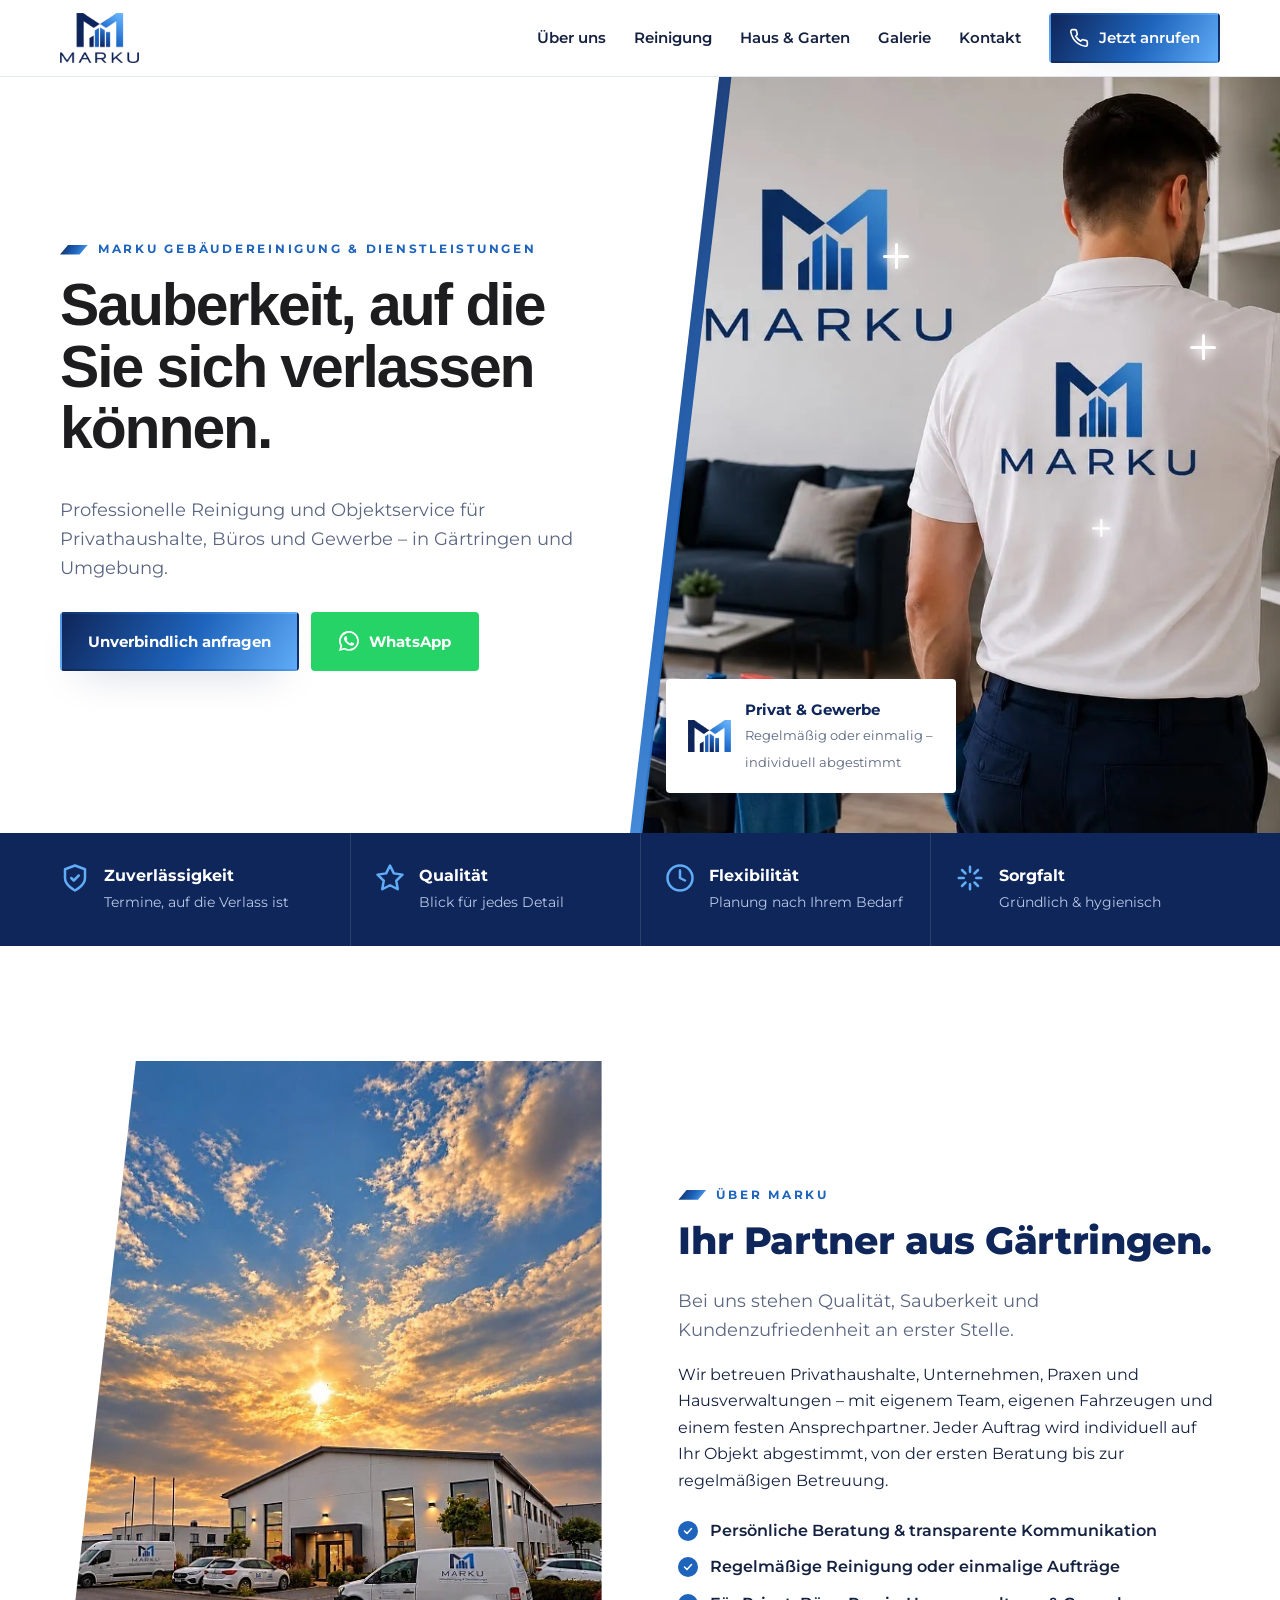
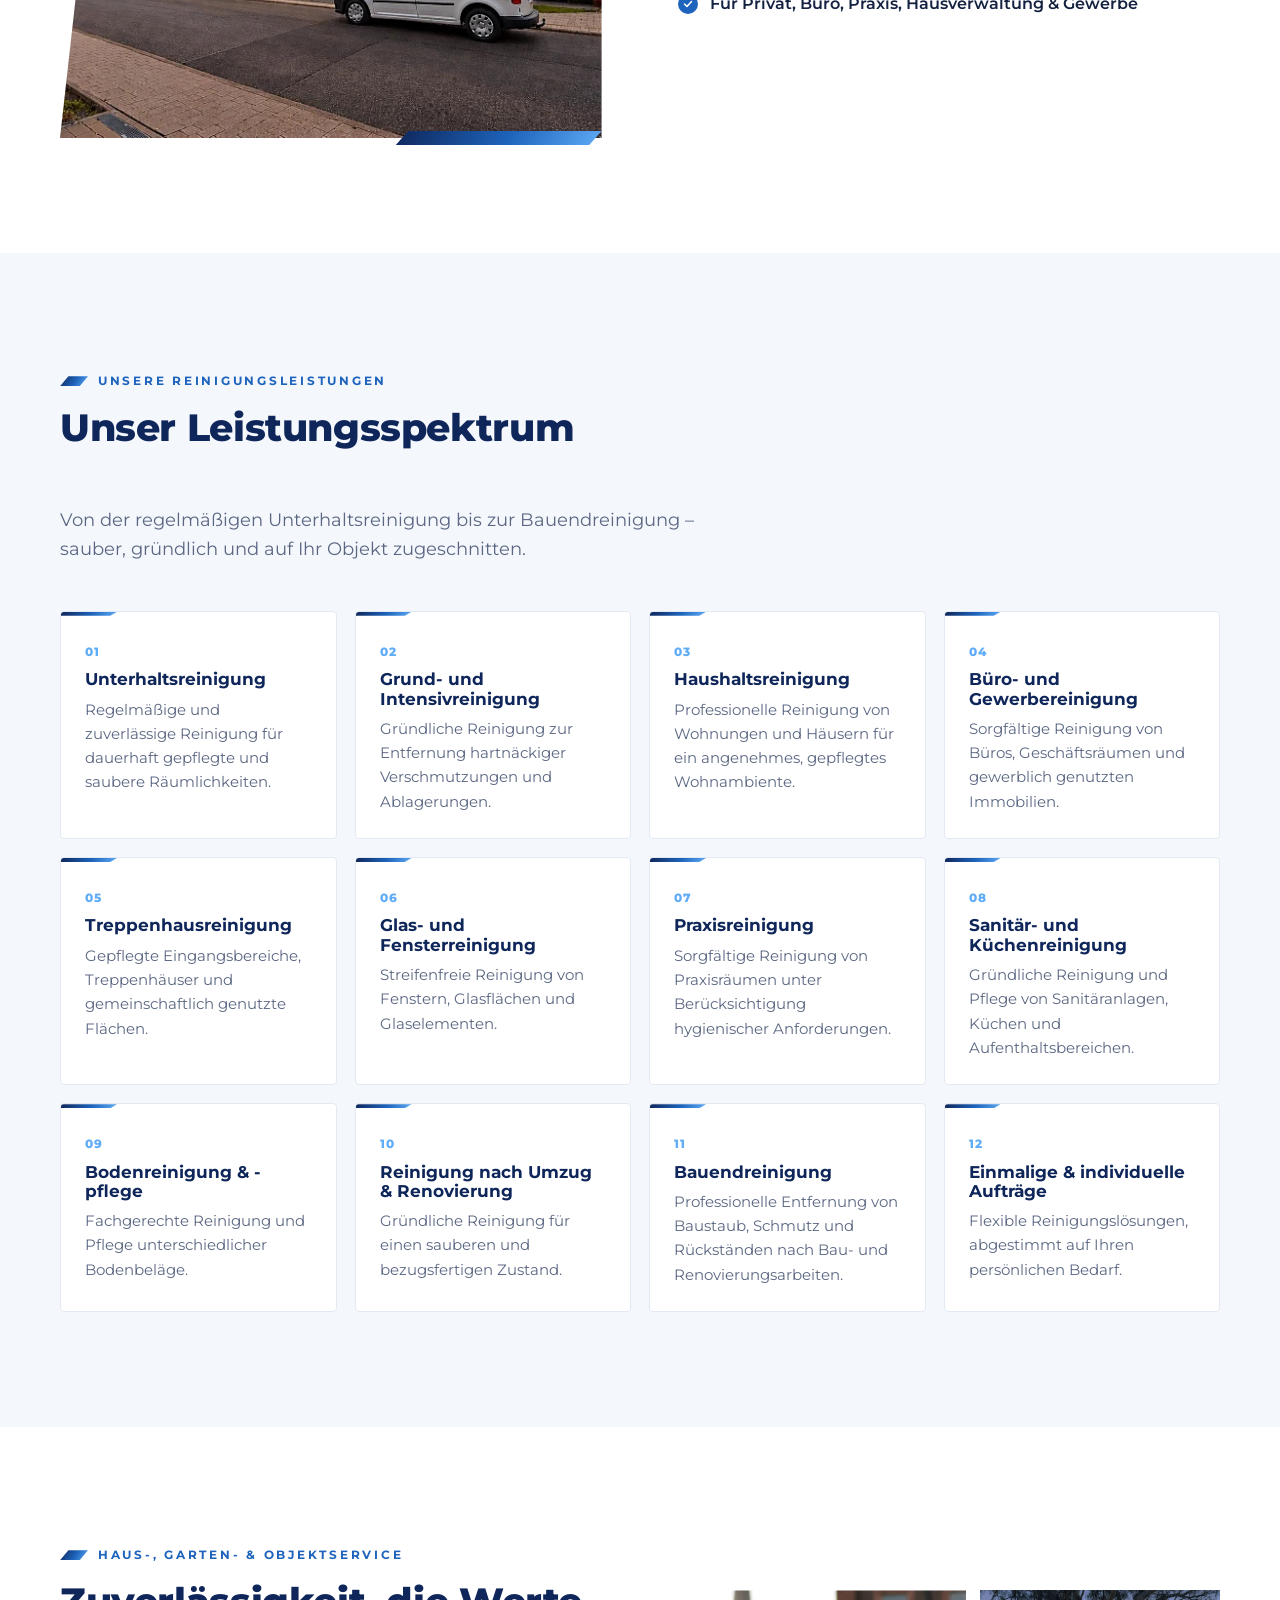
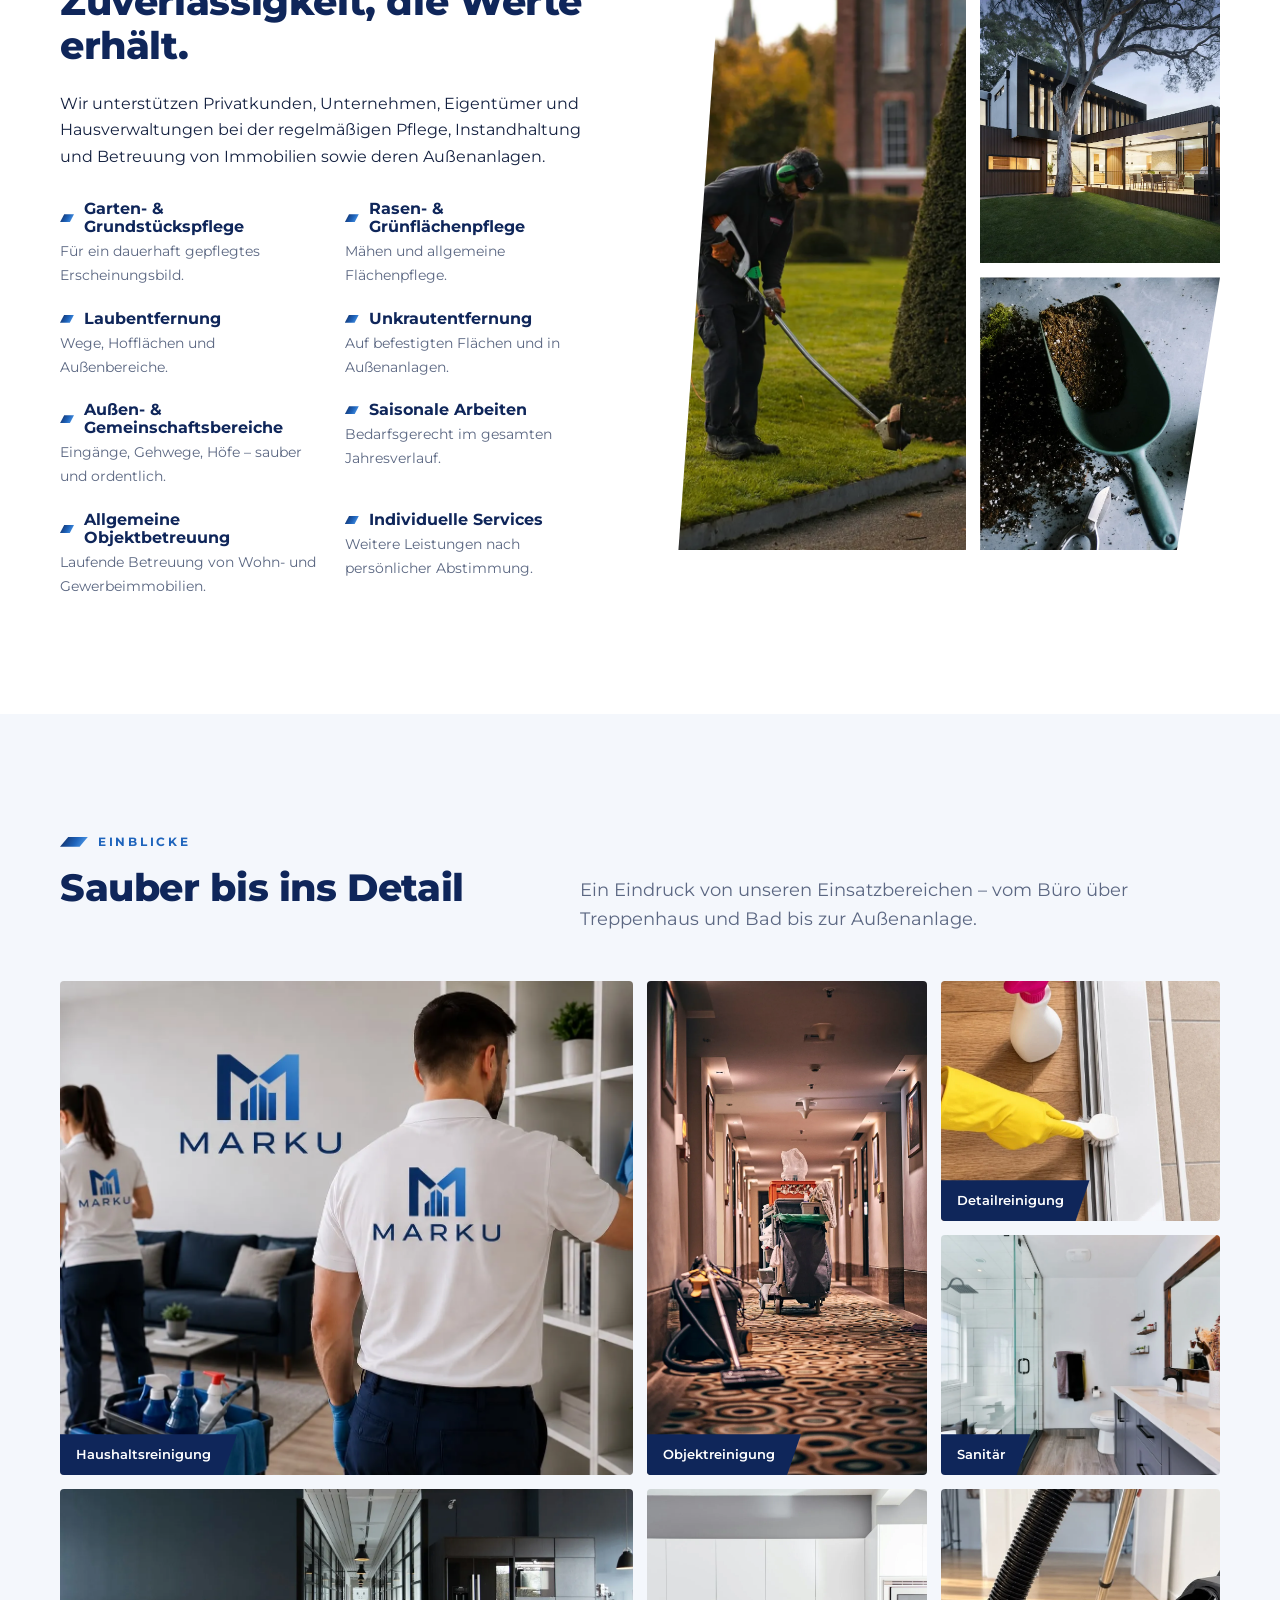
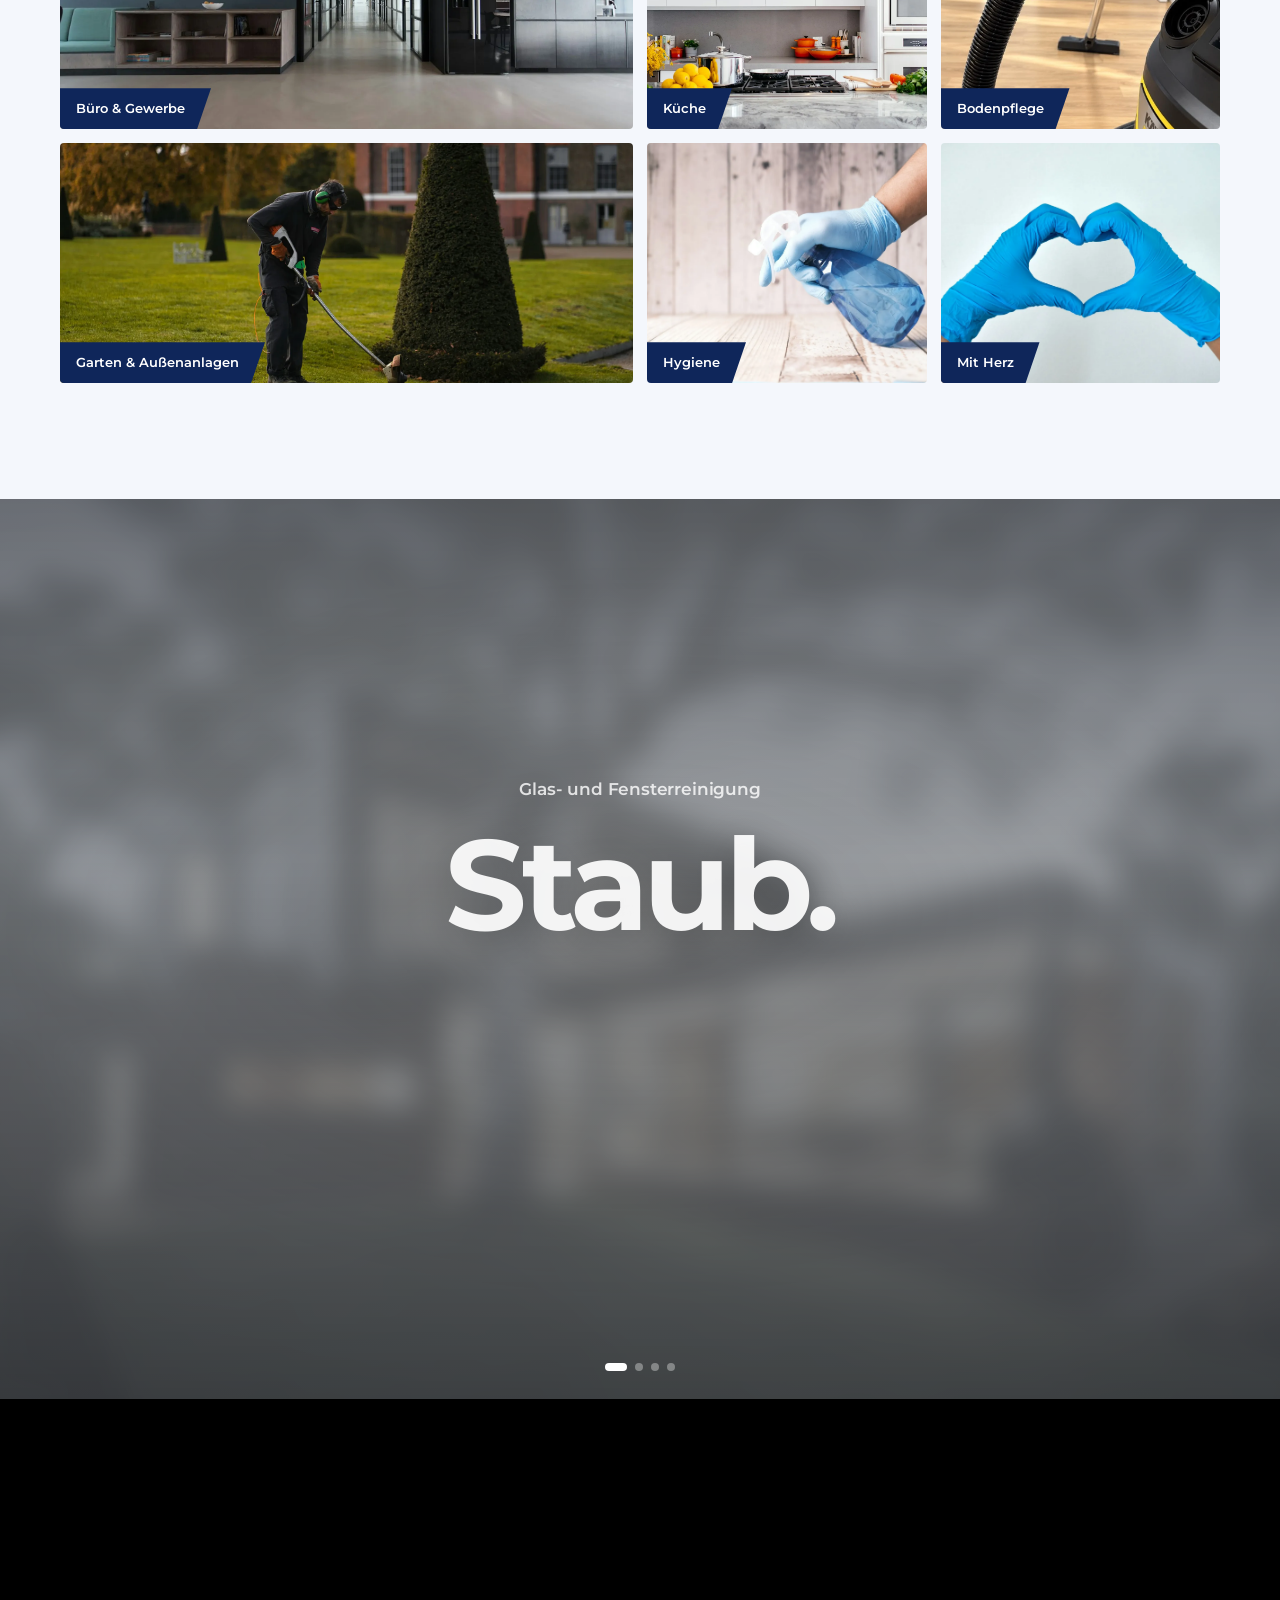
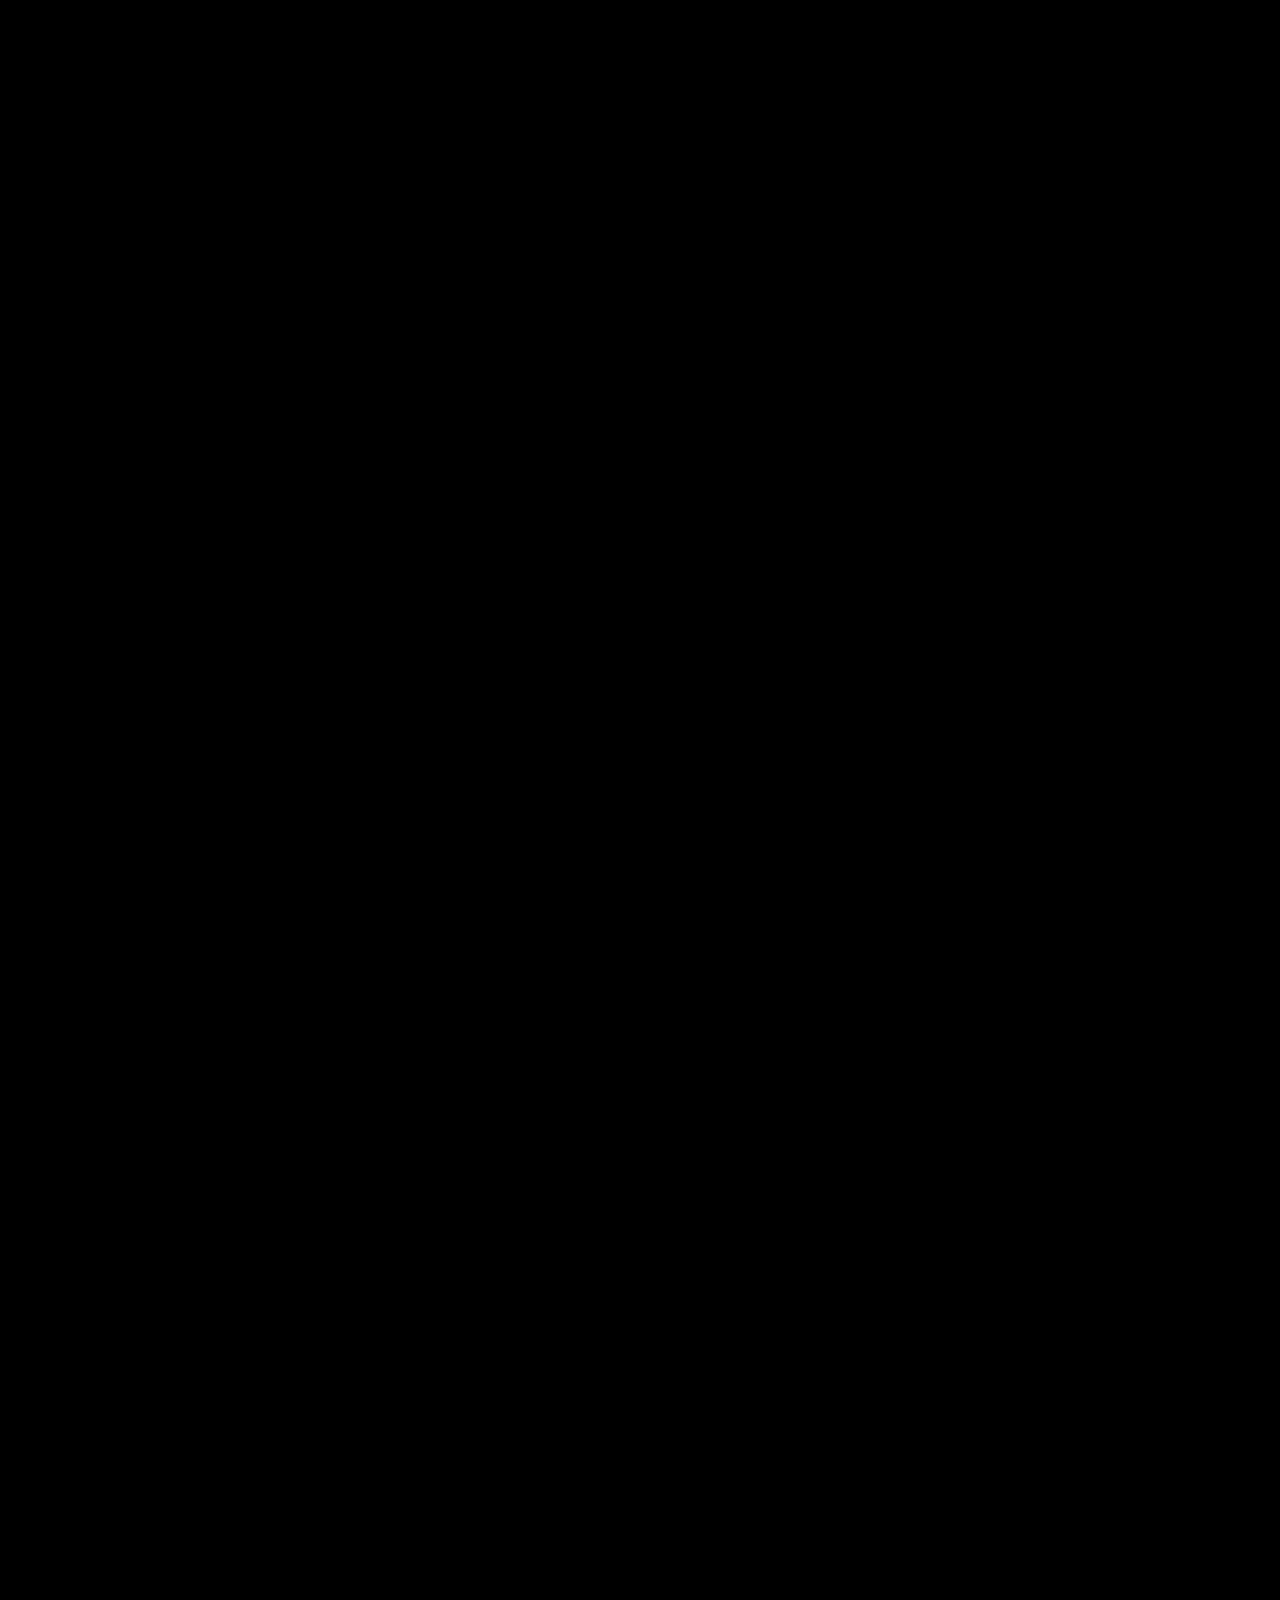
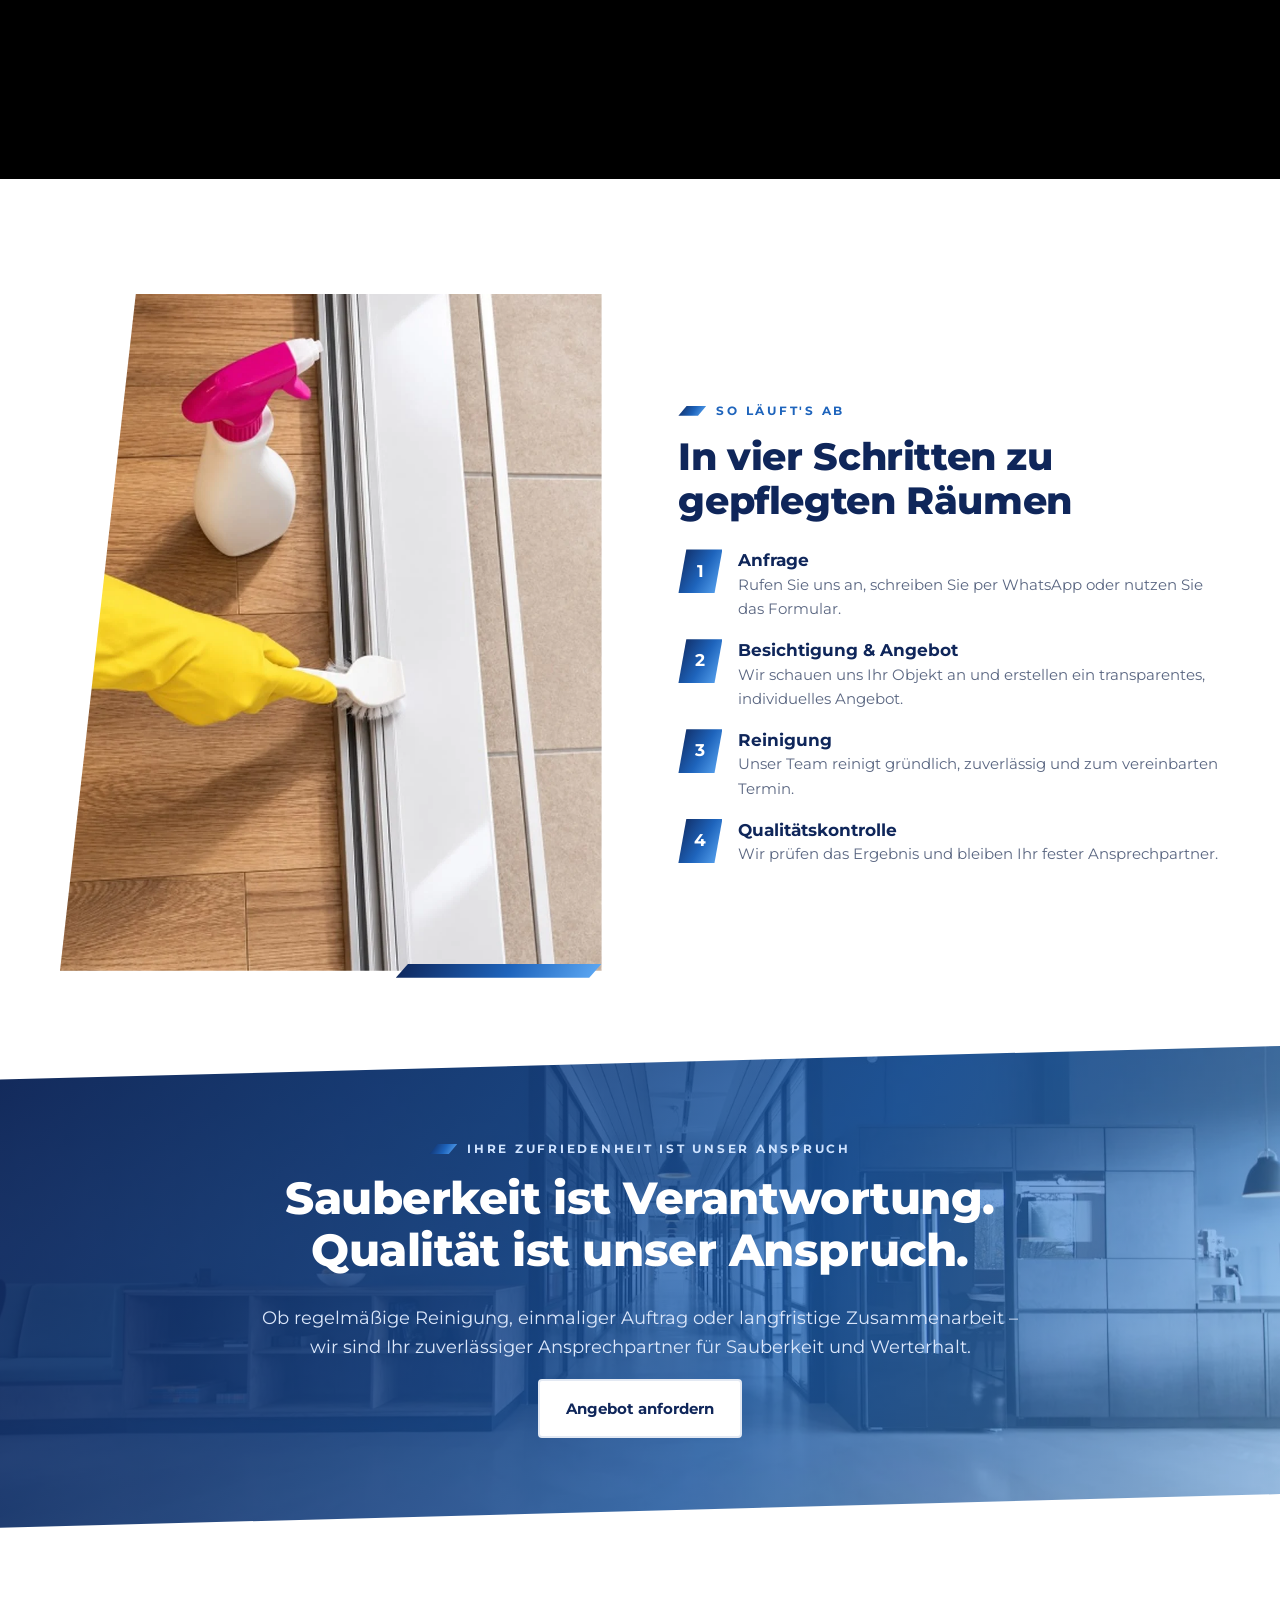
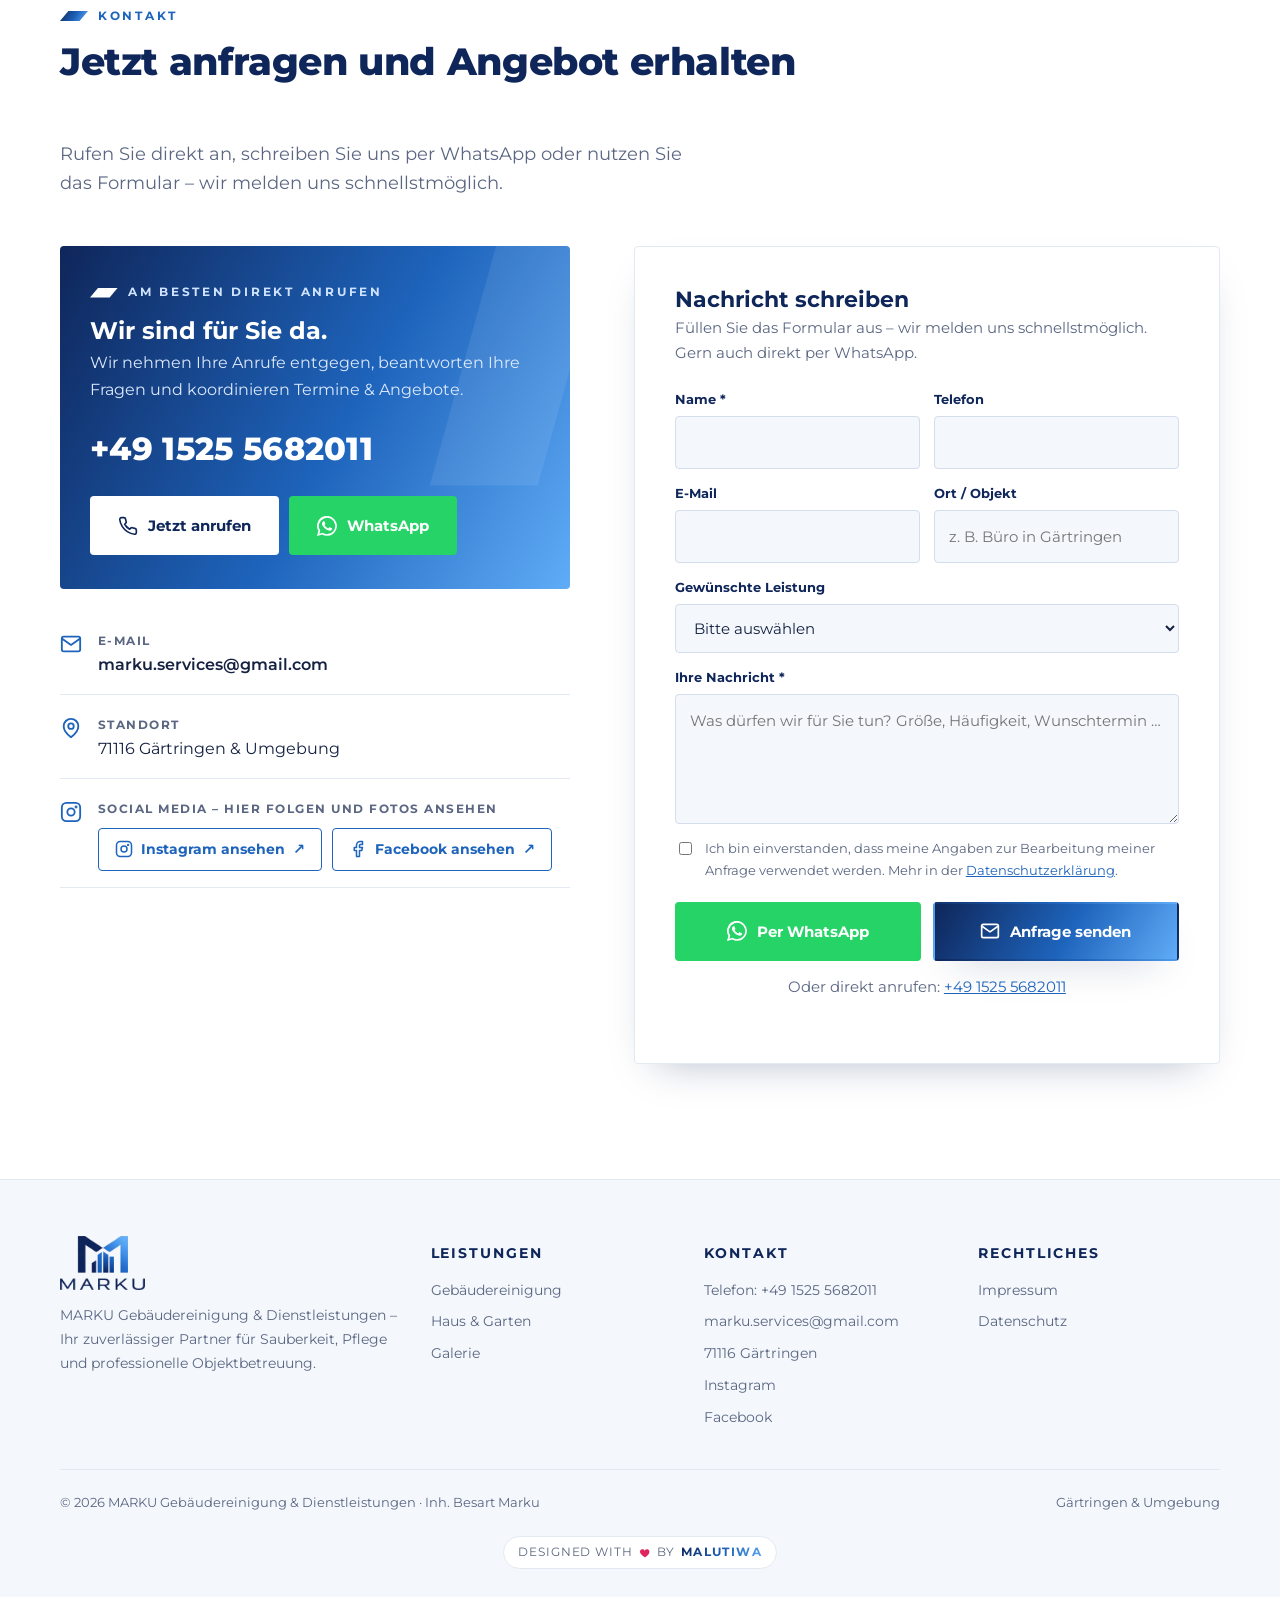
<file: index.html>
<!doctype html>
<html lang="de">
<head>
  <meta charset="utf-8">
  <meta name="viewport" content="width=device-width, initial-scale=1">
  <title>MARKU Gebäudereinigung &amp; Dienstleistungen – Gärtringen</title>
  <meta name="description" content="MARKU Gebäudereinigung & Dienstleistungen in Gärtringen und Umgebung: Büro-, Unterhalts-, Fenster-, Treppenhaus- und Bauendreinigung sowie Haus-, Garten- und Objektservice.">
  <meta name="theme-color" content="#0f265a">
  <link rel="canonical" href="https://marku-gebaeudeservice.de/">
  <meta property="og:type" content="website">
  <meta property="og:url" content="https://marku-gebaeudeservice.de/">
  <meta property="og:locale" content="de_DE">
  <meta property="og:title" content="MARKU Gebäudereinigung & Dienstleistungen">
  <meta property="og:description" content="Sauberkeit ist Verantwortung – Qualität ist unser Anspruch. Reinigung & Objektservice in Gärtringen und Umgebung.">
  <meta property="og:image" content="https://marku-gebaeudeservice.de/assets/img/team.webp">
  <link rel="icon" href="favicon.ico" sizes="any">
  <link rel="icon" type="image/png" sizes="32x32" href="assets/img/favicon-32.png">
  <link rel="apple-touch-icon" href="assets/img/apple-touch-icon.png">
  <link rel="preload" href="assets/fonts/montserrat.woff2" as="font" type="font/woff2" crossorigin>
  <link rel="stylesheet" href="assets/css/style.css?v=20261111">
  <link rel="stylesheet" href="assets/css/clarity.css?v=20261111">
  <script type="application/ld+json">
  {
    "@context": "https://schema.org",
    "@type": "HouseCleaningService",
    "name": "MARKU Gebäudereinigung & Dienstleistungen",
    "url": "https://marku-gebaeudeservice.de/",
    "logo": "https://marku-gebaeudeservice.de/assets/img/logo-full.png",
    "image": "https://marku-gebaeudeservice.de/assets/img/team.webp",
    "founder": "Besart Marku",
    "email": "marku.services@gmail.com",
    "telephone": "+4915255682011",
    "address": { "@type": "PostalAddress", "streetAddress": "Franz-Schubert-Straße 19", "postalCode": "71116", "addressLocality": "Gärtringen", "addressCountry": "DE" },
    "areaServed": "Gärtringen und Umgebung",
    "sameAs": ["https://www.instagram.com/marku.services", "https://www.facebook.com/share/1TsEL2hsK3/?mibextid=wwXIfr"]
  }
  </script>
</head>
<body>

<!-- Icons -->
<svg width="0" height="0" style="position:absolute" aria-hidden="true">
  <symbol id="i-phone" viewBox="0 0 24 24" fill="none" stroke="currentColor" stroke-width="2" stroke-linecap="round" stroke-linejoin="round"><path d="M22 16.9v3a2 2 0 0 1-2.2 2 19.8 19.8 0 0 1-8.6-3.1 19.5 19.5 0 0 1-6-6A19.8 19.8 0 0 1 2.1 4.2 2 2 0 0 1 4.1 2h3a2 2 0 0 1 2 1.7c.1 1 .4 1.9.7 2.8a2 2 0 0 1-.5 2.1L8 9.9a16 16 0 0 0 6 6l1.3-1.3a2 2 0 0 1 2.1-.4c.9.3 1.8.6 2.8.7a2 2 0 0 1 1.7 2z"/></symbol>
  <symbol id="i-wa" viewBox="0 0 24 24" fill="currentColor"><path d="M17.5 14.4c-.3-.1-1.8-.9-2-1-.3-.1-.5-.1-.7.1-.2.3-.8 1-.9 1.2-.2.2-.3.2-.6.1-.3-.1-1.3-.5-2.4-1.5-.9-.8-1.5-1.8-1.7-2.1-.2-.3 0-.5.1-.6l.4-.5c.2-.2.2-.3.3-.5.1-.2 0-.4 0-.5l-.9-2.2c-.2-.6-.5-.5-.7-.5h-.6c-.2 0-.5.1-.8.4-.3.3-1 1-1 2.5s1.1 2.9 1.2 3.1c.1.2 2.1 3.2 5.1 4.5.7.3 1.3.5 1.7.6.7.2 1.4.2 1.9.1.6-.1 1.8-.7 2-1.4.2-.7.2-1.3.2-1.4-.1-.2-.3-.3-.6-.4zM12 21.8c-1.8 0-3.5-.5-5-1.4l-.4-.2-3.7 1 1-3.6-.2-.4A9.8 9.8 0 1 1 12 21.8zm8.4-18.2A11.8 11.8 0 0 0 1.7 17.8L0 24l6.3-1.7a11.8 11.8 0 0 0 5.7 1.4A11.8 11.8 0 0 0 20.4 3.6z"/></symbol>
  <symbol id="i-mail" viewBox="0 0 24 24" fill="none" stroke="currentColor" stroke-width="2" stroke-linecap="round" stroke-linejoin="round"><rect x="2" y="4" width="20" height="16" rx="2"/><path d="m22 6-10 7L2 6"/></symbol>
  <symbol id="i-pin" viewBox="0 0 24 24" fill="none" stroke="currentColor" stroke-width="2" stroke-linecap="round" stroke-linejoin="round"><path d="M20 10c0 6-8 12-8 12S4 16 4 10a8 8 0 0 1 16 0z"/><circle cx="12" cy="10" r="3"/></symbol>
  <symbol id="i-insta" viewBox="0 0 24 24" fill="none" stroke="currentColor" stroke-width="2" stroke-linecap="round" stroke-linejoin="round"><rect x="2" y="2" width="20" height="20" rx="5"/><circle cx="12" cy="12" r="4"/><circle cx="17.5" cy="6.5" r=".6" fill="currentColor"/></symbol>
  <symbol id="i-fb" viewBox="0 0 24 24" fill="none" stroke="currentColor" stroke-width="2" stroke-linecap="round" stroke-linejoin="round"><path d="M18 2h-3a5 5 0 0 0-5 5v3H7v4h3v8h4v-8h3l1-4h-4V7a1 1 0 0 1 1-1h3z"/></symbol>
  <symbol id="i-shield" viewBox="0 0 24 24" fill="none" stroke="currentColor" stroke-width="2" stroke-linecap="round" stroke-linejoin="round"><path d="M12 22s8-4 8-10V5l-8-3-8 3v7c0 6 8 10 8 10z"/><path d="m9 12 2 2 4-4"/></symbol>
  <symbol id="i-star" viewBox="0 0 24 24" fill="none" stroke="currentColor" stroke-width="2" stroke-linecap="round" stroke-linejoin="round"><path d="m12 2 3.1 6.3 6.9 1-5 4.9 1.2 6.8L12 17.8 5.8 21l1.2-6.8-5-4.9 6.9-1z"/></symbol>
  <symbol id="i-clock" viewBox="0 0 24 24" fill="none" stroke="currentColor" stroke-width="2" stroke-linecap="round" stroke-linejoin="round"><circle cx="12" cy="12" r="10"/><path d="M12 6v6l4 2"/></symbol>
  <symbol id="i-spark" viewBox="0 0 24 24" fill="none" stroke="currentColor" stroke-width="2" stroke-linecap="round" stroke-linejoin="round"><path d="M12 3v4M12 17v4M3 12h4M17 12h4M5.6 5.6l2.8 2.8M15.6 15.6l2.8 2.8M5.6 18.4l2.8-2.8M15.6 8.4l2.8-2.8"/></symbol>
</svg>

<header class="header">
  <div class="container header__inner">
    <a class="brand" href="#top" aria-label="MARKU – zur Startseite">
      <img src="assets/img/logo-sm.png" alt="MARKU Gebäudereinigung &amp; Dienstleistungen" width="220" height="140">
    </a>
    <nav class="nav" id="nav" aria-label="Hauptnavigation">
      <a href="#ueber-uns">Über uns</a>
      <a href="#leistungen">Reinigung</a>
      <a href="#objektservice">Haus &amp; Garten</a>
      <a href="#galerie">Galerie</a>
      <a href="#kontakt">Kontakt</a>
      <!-- TELEFON -->
      <a class="btn btn--primary" href="tel:+4915255682011"><svg><use href="#i-phone"/></svg>Jetzt anrufen</a>
    </nav>
    <button class="nav-toggle" aria-label="Menü öffnen" aria-expanded="false" aria-controls="nav"><span></span><span></span><span></span></button>
  </div>
</header>

<main id="top">

  <!-- HERO -->
  <section class="hero">
    <div class="container hero__wrap">
      <div class="hero__grid">
        <div class="hero__text reveal">
          <span class="eyebrow">MARKU Gebäudereinigung &amp; Dienstleistungen</span>
          <h1 class="hero__title">Sauberkeit, auf die Sie sich verlassen können.</h1>
          <p class="lead">Professionelle Reinigung und Objektservice für Privathaushalte, Büros und Gewerbe – in Gärtringen und Umgebung.</p>
          <div class="hero__actions">
            <a class="btn btn--primary" href="#kontakt">Unverbindlich anfragen</a>
            <a class="btn btn--wa" href="https://wa.me/4915255682011?text=Hallo%20MARKU%2C%20ich%20interessiere%20mich%20f%C3%BCr%20ein%20Angebot." target="_blank" rel="noopener"><svg><use href="#i-wa"/></svg>WhatsApp</a>
          </div>
        </div>
        <div aria-hidden="true"></div>
      </div>
      <div class="bubbles" aria-hidden="true"><i></i><i></i><i></i><i></i><i></i><i></i><i></i><i></i><i></i></div>
      <div class="hero__media hero__full">
        <img src="assets/img/team.webp" alt="MARKU-Team bei der Reinigung einer Wohnung" width="1535" height="1024" fetchpriority="high">
        <span class="sparkle" style="top:22%;left:38%" aria-hidden="true"></span>
        <span class="sparkle sparkle--2" style="top:58%;left:70%" aria-hidden="true"></span>
        <span class="sparkle sparkle--3" style="top:34%;left:86%" aria-hidden="true"></span>
        <div class="hero__badge">
          <img src="assets/img/logo-mark.png" alt="" width="44" height="32">
          <div><strong>Privat &amp; Gewerbe</strong><span>Regelmäßig oder einmalig – individuell abgestimmt</span></div>
        </div>
      </div>
    </div>
  </section>

  <!-- WERTE -->
  <section class="values" aria-label="Unsere Stärken">
    <div class="container values__grid">
      <div class="value"><svg><use href="#i-shield"/></svg><div><strong>Zuverlässigkeit</strong><span>Termine, auf die Verlass ist</span></div></div>
      <div class="value"><svg><use href="#i-star"/></svg><div><strong>Qualität</strong><span>Blick für jedes Detail</span></div></div>
      <div class="value"><svg><use href="#i-clock"/></svg><div><strong>Flexibilität</strong><span>Planung nach Ihrem Bedarf</span></div></div>
      <div class="value"><svg><use href="#i-spark"/></svg><div><strong>Sorgfalt</strong><span>Gründlich &amp; hygienisch</span></div></div>
    </div>
  </section>

  <!-- INTRO -->
  <section class="section" id="ueber-uns">
    <div class="container split">
      <div class="split__media slant-img slant-img--left reveal">
        <img src="assets/img/firmensitz.webp" alt="Firmengebäude von MARKU mit Firmenfahrzeugen bei Sonnenuntergang" width="567" height="694" loading="lazy">
      </div>
      <div class="reveal">
        <span class="eyebrow">Über MARKU</span>
        <h2>Ihr Partner aus Gärtringen.</h2>
        <p class="lead">Bei uns stehen Qualität, Sauberkeit und Kundenzufriedenheit an erster Stelle.</p>
        <p>Wir betreuen Privathaushalte, Unternehmen, Praxen und Hausverwaltungen – mit eigenem Team, eigenen Fahrzeugen und einem festen Ansprechpartner. Jeder Auftrag wird individuell auf Ihr Objekt abgestimmt, von der ersten Beratung bis zur regelmäßigen Betreuung.</p>
        <ul class="check-list">
          <li>Persönliche Beratung &amp; transparente Kommunikation</li>
          <li>Regelmäßige Reinigung oder einmalige Aufträge</li>
          <li>Für Privat, Büro, Praxis, Hausverwaltung &amp; Gewerbe</li>
        </ul>
      </div>
    </div>
  </section>

  <!-- REINIGUNGSLEISTUNGEN -->
  <section class="section section--soft" id="leistungen">
    <div class="container">
      <div class="section-head reveal">
        <div>
          <span class="eyebrow">Unsere Reinigungsleistungen</span>
          <h2>Unser Leistungsspektrum</h2>
        </div>
        <p class="lead">Von der regelmäßigen Unterhaltsreinigung bis zur Bauendreinigung – sauber, gründlich und auf Ihr Objekt zugeschnitten.</p>
      </div>
      <div class="cards">
        <article class="card reveal"><span class="card__num">01</span><h3>Unterhaltsreinigung</h3><p>Regelmäßige und zuverlässige Reinigung für dauerhaft gepflegte und saubere Räumlichkeiten.</p></article>
        <article class="card reveal"><span class="card__num">02</span><h3>Grund- und Intensivreinigung</h3><p>Gründliche Reinigung zur Entfernung hartnäckiger Verschmutzungen und Ablagerungen.</p></article>
        <article class="card reveal"><span class="card__num">03</span><h3>Haushaltsreinigung</h3><p>Professionelle Reinigung von Wohnungen und Häusern für ein angenehmes, gepflegtes Wohnambiente.</p></article>
        <article class="card reveal"><span class="card__num">04</span><h3>Büro- und Gewerbereinigung</h3><p>Sorgfältige Reinigung von Büros, Geschäftsräumen und gewerblich genutzten Immobilien.</p></article>
        <article class="card reveal"><span class="card__num">05</span><h3>Treppenhausreinigung</h3><p>Gepflegte Eingangsbereiche, Treppenhäuser und gemeinschaftlich genutzte Flächen.</p></article>
        <article class="card reveal"><span class="card__num">06</span><h3>Glas- und Fensterreinigung</h3><p>Streifenfreie Reinigung von Fenstern, Glasflächen und Glaselementen.</p></article>
        <article class="card reveal"><span class="card__num">07</span><h3>Praxisreinigung</h3><p>Sorgfältige Reinigung von Praxisräumen unter Berücksichtigung hygienischer Anforderungen.</p></article>
        <article class="card reveal"><span class="card__num">08</span><h3>Sanitär- und Küchenreinigung</h3><p>Gründliche Reinigung und Pflege von Sanitäranlagen, Küchen und Aufenthaltsbereichen.</p></article>
        <article class="card reveal"><span class="card__num">09</span><h3>Bodenreinigung &amp; -pflege</h3><p>Fachgerechte Reinigung und Pflege unterschiedlicher Bodenbeläge.</p></article>
        <article class="card reveal"><span class="card__num">10</span><h3>Reinigung nach Umzug &amp; Renovierung</h3><p>Gründliche Reinigung für einen sauberen und bezugsfertigen Zustand.</p></article>
        <article class="card reveal"><span class="card__num">11</span><h3>Bauendreinigung</h3><p>Professionelle Entfernung von Baustaub, Schmutz und Rückständen nach Bau- und Renovierungsarbeiten.</p></article>
        <article class="card reveal"><span class="card__num">12</span><h3>Einmalige &amp; individuelle Aufträge</h3><p>Flexible Reinigungslösungen, abgestimmt auf Ihren persönlichen Bedarf.</p></article>
      </div>
    </div>
  </section>


  <!-- OBJEKTSERVICE -->
  <section class="section" id="objektservice">
    <div class="container split split--reverse">
      <div class="split__media collage reveal">
        <img src="assets/img/garten.webp" alt="Gartenpflege mit Freischneider" loading="lazy" width="1800" height="1200">
        <img src="assets/img/haus.webp" alt="Gepflegtes Wohnhaus mit Außenanlage" loading="lazy" width="1600" height="1067">
        <img src="assets/img/gartenwerkzeug.webp" alt="Gartenwerkzeug" loading="lazy" width="1600" height="1067">
      </div>
      <div class="reveal">
        <span class="eyebrow">Haus-, Garten- &amp; Objektservice</span>
        <h2>Zuverlässigkeit, die Werte erhält.</h2>
        <p>Wir unterstützen Privatkunden, Unternehmen, Eigentümer und Hausverwaltungen bei der regelmäßigen Pflege, Instandhaltung und Betreuung von Immobilien sowie deren Außenanlagen.</p>
        <div class="mini-list">
          <div><h3>Garten- &amp; Grundstückspflege</h3><p>Für ein dauerhaft gepflegtes Erscheinungsbild.</p></div>
          <div><h3>Rasen- &amp; Grünflächenpflege</h3><p>Mähen und allgemeine Flächenpflege.</p></div>
          <div><h3>Laubentfernung</h3><p>Wege, Hofflächen und Außenbereiche.</p></div>
          <div><h3>Unkrautentfernung</h3><p>Auf befestigten Flächen und in Außenanlagen.</p></div>
          <div><h3>Außen- &amp; Gemeinschaftsbereiche</h3><p>Eingänge, Gehwege, Höfe – sauber und ordentlich.</p></div>
          <div><h3>Saisonale Arbeiten</h3><p>Bedarfsgerecht im gesamten Jahresverlauf.</p></div>
          <div><h3>Allgemeine Objektbetreuung</h3><p>Laufende Betreuung von Wohn- und Gewerbeimmobilien.</p></div>
          <div><h3>Individuelle Services</h3><p>Weitere Leistungen nach persönlicher Abstimmung.</p></div>
        </div>
      </div>
    </div>
  </section>

  <!-- GALERIE -->
  <section class="section section--soft" id="galerie">
    <div class="container">
      <div class="section-head reveal">
        <div>
          <span class="eyebrow">Einblicke</span>
          <h2>Sauber bis ins Detail</h2>
        </div>
        <p class="lead">Ein Eindruck von unseren Einsatzbereichen – vom Büro über Treppenhaus und Bad bis zur Außenanlage.</p>
      </div>
      <div class="gallery reveal">
        <figure class="g-big"><img src="assets/img/team.webp" alt="MARKU-Team bei der Arbeit" loading="lazy"><figcaption>Haushaltsreinigung</figcaption></figure>
        <figure class="g-tall"><img src="assets/img/flur.webp" alt="Reinigung eines Hotelflurs" loading="lazy"><figcaption>Objektreinigung</figcaption></figure>
        <figure><img src="assets/img/fugenreinigung.webp" alt="Reinigung mit Gummihandschuh und Bürste" loading="lazy"><figcaption>Detailreinigung</figcaption></figure>
        <figure><img src="assets/img/bad.webp" alt="Sauberes Badezimmer" loading="lazy"><figcaption>Sanitär</figcaption></figure>
        <figure class="g-wide"><img src="assets/img/korridor.webp" alt="Sauberer Büroflur" loading="lazy"><figcaption>Büro &amp; Gewerbe</figcaption></figure>
        <figure><img src="assets/img/kueche.webp" alt="Saubere Küche" loading="lazy"><figcaption>Küche</figcaption></figure>
        <figure><img src="assets/img/bodensauger.webp" alt="Bodenreinigung mit Industriesauger" loading="lazy"><figcaption>Bodenpflege</figcaption></figure>
        <figure class="g-wide"><img src="assets/img/garten.webp" alt="Gartenpflege" loading="lazy"><figcaption>Garten &amp; Außenanlagen</figcaption></figure>
        <figure><img src="assets/img/spray.webp" alt="Reinigung mit Handschuhen" loading="lazy"><figcaption>Hygiene</figcaption></figure>
        <figure><img src="assets/img/handschuhe.webp" alt="Blaue Reinigungshandschuhe formen ein Herz" loading="lazy"><figcaption>Mit Herz</figcaption></figure>
      </div>
    </div>
  </section>

  <!-- KLARHEIT (Scroll-Szene) -->
  <section class="clarity" id="fenster" aria-label="Glas- und Fensterreinigung">
    <div class="clarity__sticky">
      <div class="clarity__media"><img src="assets/img/haus.webp" alt="Blick durch ein frisch geputztes Fenster auf ein modernes Wohnhaus" width="1600" height="1067"></div>
      <div class="clarity__haze" aria-hidden="true"></div>
      <div class="clarity__sheen" aria-hidden="true"></div>
      <div class="clarity__scrim" aria-hidden="true"></div>
      <div class="clarity__text">
        <span class="clarity__eyebrow">Glas- und Fensterreinigung</span>
        <h2 class="clarity__words"><span class="dim">Staub.</span><span class="dim">Schlieren.</span><span class="dim">Kalkflecken.</span><span>Klarheit.</span></h2>
        <p class="clarity__sub">Streifenfreie Fenster- und Glasreinigung – innen und außen, für Privat und Gewerbe.</p>
        <div class="clarity__cta"><a href="#kontakt">Termin anfragen</a></div>
      </div>
      <div class="clarity__progress" aria-hidden="true"><i></i><i></i><i></i><i></i></div>
    </div>
  </section>

  <!-- SO LÄUFT'S AB -->
  <section class="section" id="ablauf">
    <div class="container split">
      <div class="split__media slant-img slant-img--left reveal"><img src="assets/img/fugenreinigung.webp" alt="Reinigung mit Gummihandschuh und Bürste" width="1600" height="1067" loading="lazy"></div>
      <div class="reveal">
        <span class="eyebrow">So läuft's ab</span>
        <h2>In vier Schritten zu gepflegten Räumen</h2>
        <ol class="steps">
          <li><b>1</b><div><h3>Anfrage</h3><p>Rufen Sie uns an, schreiben Sie per WhatsApp oder nutzen Sie das Formular.</p></div></li>
          <li><b>2</b><div><h3>Besichtigung &amp; Angebot</h3><p>Wir schauen uns Ihr Objekt an und erstellen ein transparentes, individuelles Angebot.</p></div></li>
          <li><b>3</b><div><h3>Reinigung</h3><p>Unser Team reinigt gründlich, zuverlässig und zum vereinbarten Termin.</p></div></li>
          <li><b>4</b><div><h3>Qualitätskontrolle</h3><p>Wir prüfen das Ergebnis und bleiben Ihr fester Ansprechpartner.</p></div></li>
        </ol>
      </div>
    </div>
  </section>

  <!-- BANNER -->
  <section class="banner banner--slant" aria-label="Unser Versprechen">
    <img src="assets/img/korridor.webp" alt="" loading="lazy" width="1600" height="1068">
    <div class="banner__inner reveal">
      <span class="eyebrow" style="color:#cfe3ff">Ihre Zufriedenheit ist unser Anspruch</span>
      <h2>Sauberkeit ist Verantwortung. Qualität ist unser Anspruch.</h2>
      <p>Ob regelmäßige Reinigung, einmaliger Auftrag oder langfristige Zusammenarbeit – wir sind Ihr zuverlässiger Ansprechpartner für Sauberkeit und Werterhalt.</p>
      <a class="btn btn--ghost" href="#kontakt">Angebot anfordern</a>
    </div>
  </section>


  <!-- KONTAKT -->
  <section class="section" id="kontakt">
    <div class="container">
      <div class="section-head reveal">
        <div>
          <span class="eyebrow">Kontakt</span>
          <h2>Jetzt anfragen und Angebot erhalten</h2>
        </div>
        <p class="lead">Rufen Sie direkt an, schreiben Sie uns per WhatsApp oder nutzen Sie das Formular – wir melden uns schnellstmöglich.</p>
      </div>

      <div class="contact">
        <div class="reveal">
          <div class="claudia">
            <span class="eyebrow">Am besten direkt anrufen</span>
            <h3>Wir sind für Sie da.</h3>
            <p>Wir nehmen Ihre Anrufe entgegen, beantworten Ihre Fragen und koordinieren Termine &amp; Angebote.</p>
            <!-- TELEFON (Anzeige + tel:-Link) -->
            <a class="claudia__tel" href="tel:+4915255682011">+49 1525 5682011</a>
            <div class="claudia__actions">
              <a class="btn btn--ghost" href="tel:+4915255682011"><svg><use href="#i-phone"/></svg>Jetzt anrufen</a>
              <a class="btn btn--wa" href="https://wa.me/4915255682011" target="_blank" rel="noopener"><svg><use href="#i-wa"/></svg>WhatsApp</a>
            </div>
          </div>

          <ul class="info-list">
            <li><svg><use href="#i-mail"/></svg><div><small>E-Mail</small><a href="mailto:marku.services@gmail.com">marku.services@gmail.com</a></div></li>
            <li><svg><use href="#i-pin"/></svg><div><small>Standort</small>71116 Gärtringen &amp; Umgebung</div></li>
            <li><svg><use href="#i-insta"/></svg><div><small>Social Media – hier folgen und Fotos ansehen</small><div class="social"><a class="social__btn" href="https://www.instagram.com/marku.services" target="_blank" rel="noopener"><svg><use href="#i-insta"/></svg>Instagram ansehen</a><a class="social__btn" href="https://www.facebook.com/share/1TsEL2hsK3/?mibextid=wwXIfr" target="_blank" rel="noopener"><svg><use href="#i-fb"/></svg>Facebook ansehen</a></div></div></li>
          </ul>
        </div>

        <form class="form reveal" id="contact-form" action="kontakt.php" method="post" novalidate>
          <h3>Nachricht schreiben</h3>
          <p>Füllen Sie das Formular aus – wir melden uns schnellstmöglich. Gern auch direkt per WhatsApp.</p>
          <div class="form__row">
            <div class="field"><label for="f-name">Name *</label><input id="f-name" name="name" autocomplete="name" required></div>
            <div class="field"><label for="f-phone">Telefon</label><input id="f-phone" name="phone" type="tel" autocomplete="tel"></div>
          </div>
          <div class="form__row">
            <div class="field"><label for="f-mail">E-Mail</label><input id="f-mail" name="email" type="email" autocomplete="email"></div>
            <div class="field"><label for="f-place">Ort / Objekt</label><input id="f-place" name="place" placeholder="z. B. Büro in Gärtringen"></div>
          </div>
          <div class="field">
            <label for="f-service">Gewünschte Leistung</label>
            <select id="f-service" name="service">
              <option>Bitte auswählen</option>
              <option>Unterhaltsreinigung</option>
              <option>Grund- und Intensivreinigung</option>
              <option>Haushaltsreinigung</option>
              <option>Büro- und Gewerbereinigung</option>
              <option>Treppenhausreinigung</option>
              <option>Glas- und Fensterreinigung</option>
              <option>Praxisreinigung</option>
              <option>Bauendreinigung / Umzugsreinigung</option>
              <option>Haus-, Garten- &amp; Objektservice</option>
              <option>Sonstiges</option>
            </select>
          </div>
          <div class="field"><label for="f-msg">Ihre Nachricht *</label><textarea id="f-msg" name="message" required placeholder="Was dürfen wir für Sie tun? Größe, Häufigkeit, Wunschtermin …"></textarea></div>
          <label class="consent"><input type="checkbox" id="f-consent" name="consent" value="ja" required> <span>Ich bin einverstanden, dass meine Angaben zur Bearbeitung meiner Anfrage verwendet werden. Mehr in der <a href="datenschutz.html">Datenschutzerklärung</a>.</span></label>
          <div class="form__hp" aria-hidden="true"><label for="f-website">Website</label><input id="f-website" name="website" tabindex="-1" autocomplete="off"></div>
          <input type="hidden" name="started" id="f-started">
          <p class="form__error" id="form-error" role="alert"></p>
          <p class="form__success" id="form-success" role="status"></p>
          <div class="form__actions">
            <button type="submit" class="btn btn--wa" data-via="whatsapp"><svg><use href="#i-wa"/></svg>Per WhatsApp</button>
            <button type="submit" class="btn btn--primary" data-via="mail"><svg><use href="#i-mail"/></svg><span>Anfrage senden</span></button>
          </div>
          <p class="form__note">Oder direkt anrufen: <a href="tel:+4915255682011">+49 1525 5682011</a> </p>
        </form>
      </div>
    </div>
  </section>
</main>

<footer class="footer">
  <div class="container">
    <div class="footer__grid">
      <div>
        <img src="assets/img/logo-sm.png" alt="MARKU" width="220" height="140" loading="lazy">
        <p>MARKU Gebäudereinigung &amp; Dienstleistungen – Ihr zuverlässiger Partner für Sauberkeit, Pflege und professionelle Objektbetreuung.</p>
      </div>
      <div>
        <h4>Leistungen</h4>
        <ul>
          <li><a href="#leistungen">Gebäudereinigung</a></li>
          <li><a href="#objektservice">Haus &amp; Garten</a></li>
          <li><a href="#galerie">Galerie</a></li>
        </ul>
      </div>
      <div>
        <h4>Kontakt</h4>
        <ul>
          <li><a href="tel:+4915255682011">Telefon: +49 1525 5682011</a></li>
          <li><a href="mailto:marku.services@gmail.com">marku.services@gmail.com</a></li>
          <li>71116 Gärtringen</li>
          <li><a href="https://www.instagram.com/marku.services" target="_blank" rel="noopener">Instagram</a></li>
          <li><a href="https://www.facebook.com/share/1TsEL2hsK3/?mibextid=wwXIfr" target="_blank" rel="noopener">Facebook</a></li>
        </ul>
      </div>
      <div>
        <h4>Rechtliches</h4>
        <ul>
          <li><a href="impressum.html">Impressum</a></li>
          <li><a href="datenschutz.html">Datenschutz</a></li>
        </ul>
      </div>
    </div>
    <div class="footer__bottom">
      <span>© <span id="year">2026</span> MARKU Gebäudereinigung &amp; Dienstleistungen · Inh. Besart Marku</span>
      <span>Gärtringen &amp; Umgebung</span>
    </div>
    <div class="credit"><a href="https://malutiwa.com" target="_blank" rel="noopener" aria-label="Webdesign von Malutiwa">Designed with <svg class="credit__heart" width="12" height="12" viewBox="0 0 24 24" aria-hidden="true"><path d="M12 21s-7.5-4.6-9.6-9.3C.9 8.3 3 4.5 6.7 4.5c2.1 0 3.6 1.1 4.3 2.4.2.3.6.3.8 0 .7-1.3 2.2-2.4 4.3-2.4 3.7 0 5.8 3.8 4.3 7.2C19.5 16.4 12 21 12 21z"/></svg> by <span class="credit__name">Malutiwa</span></a></div>
  </div>
</footer>

<div class="mobile-bar">
  <a href="tel:+4915255682011"><svg><use href="#i-phone"/></svg>Anrufen</a>
  <a href="https://wa.me/4915255682011" target="_blank" rel="noopener"><svg><use href="#i-wa"/></svg>WhatsApp</a>
</div>

<div class="lightbox" id="lightbox" role="dialog" aria-modal="true" aria-label="Bildansicht">
  <button type="button" aria-label="Schließen">&times;</button>
  <img alt="">
</div>

<script src="assets/js/main.js?v=20261111"></script>
<script src="assets/js/clarity.js?v=20261111"></script>
</body>
</html>
</file>
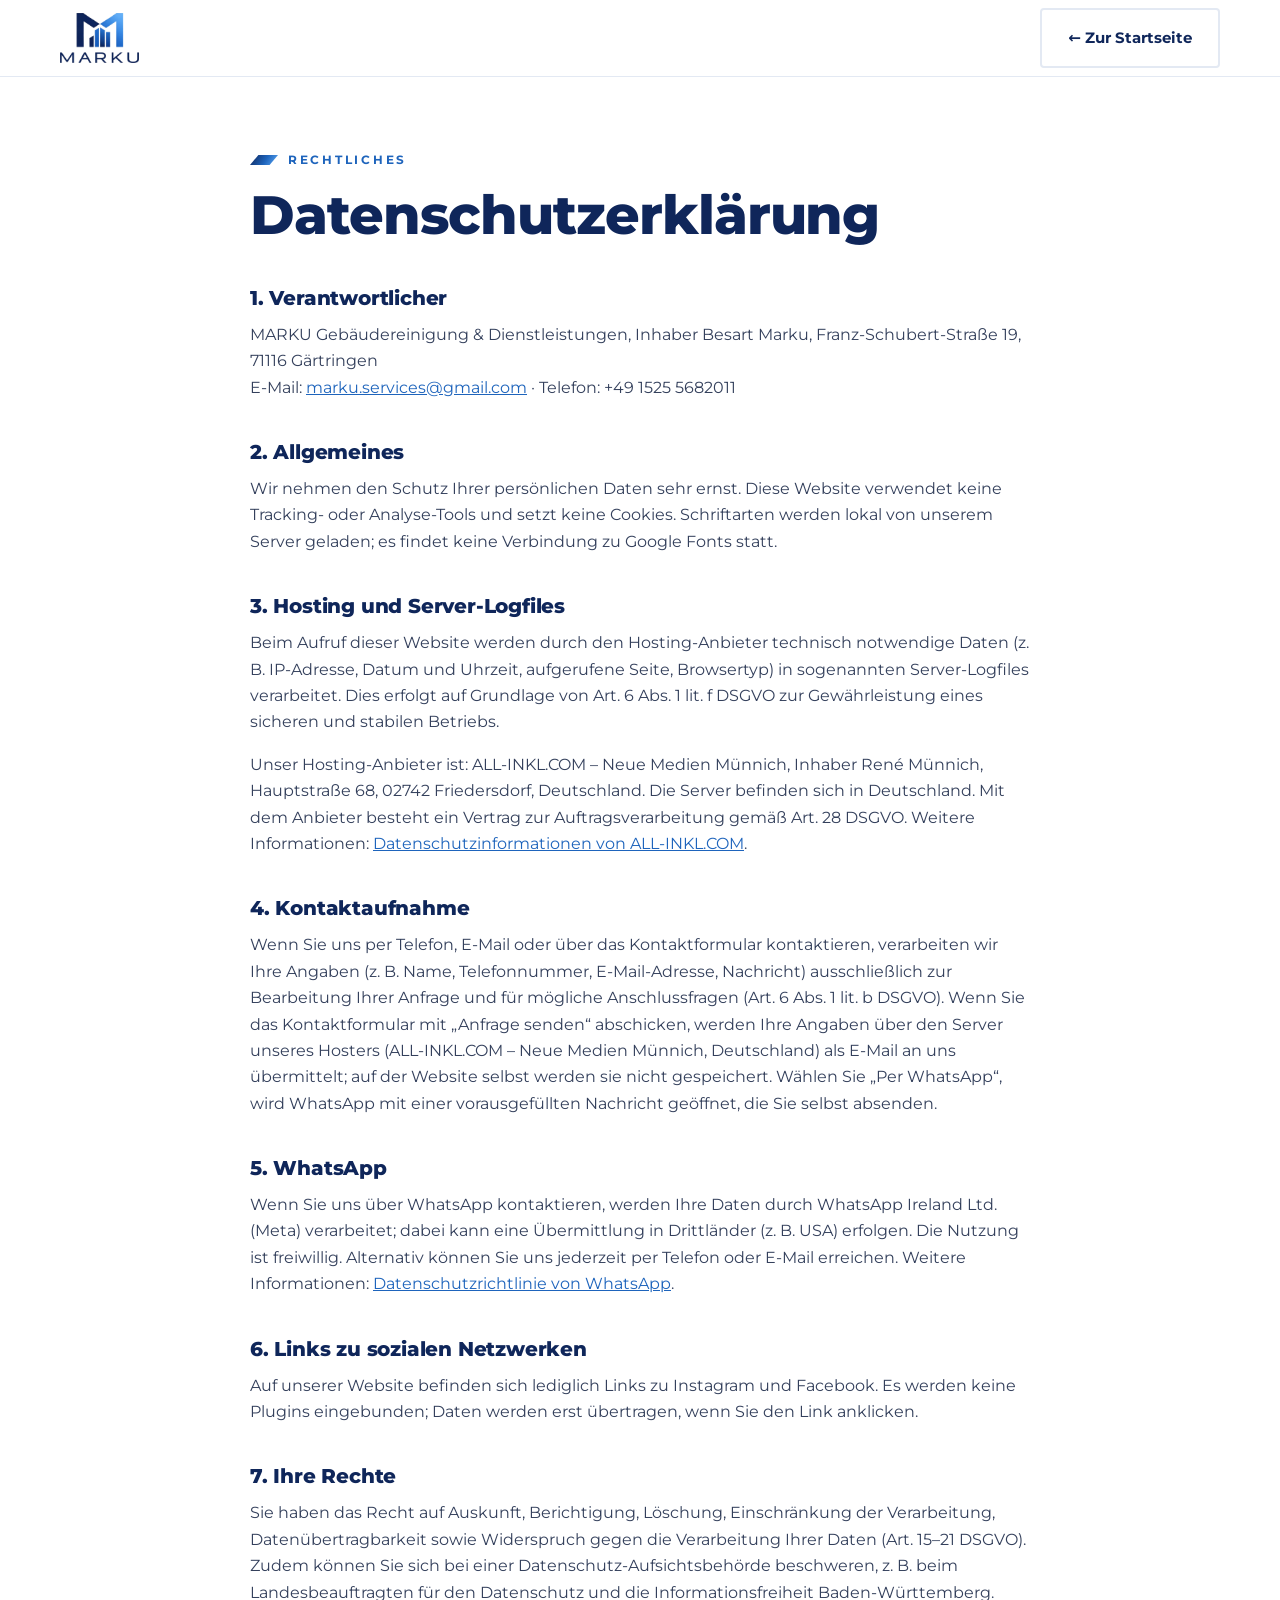
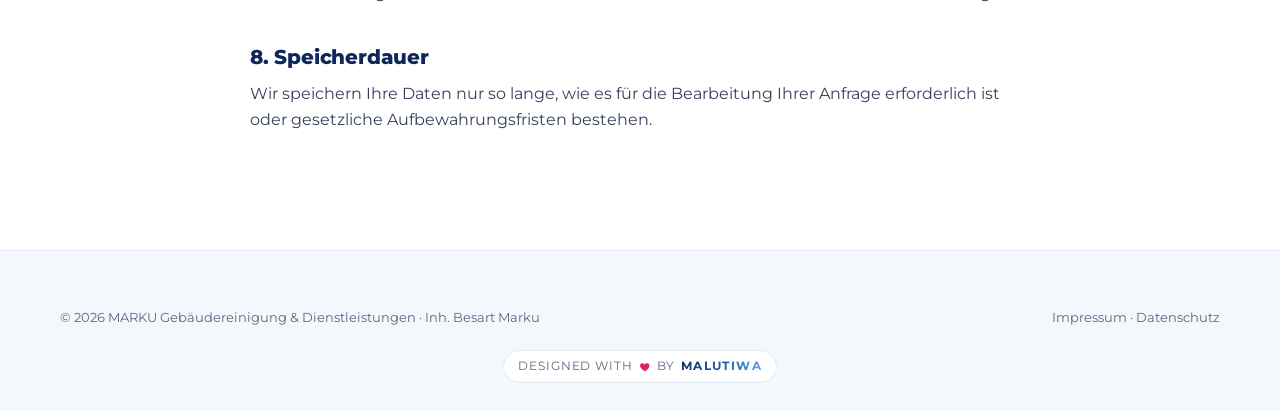
<file: datenschutz.html>
<!doctype html>
<html lang="de">
<head>
  <meta charset="utf-8">
  <meta name="viewport" content="width=device-width, initial-scale=1">
  <title>Datenschutz – MARKU Gebäudereinigung &amp; Dienstleistungen</title>
  <meta name="robots" content="noindex">
  <link rel="canonical" href="https://marku-gebaeudeservice.de/datenschutz.html">
  <link rel="icon" href="favicon.ico" sizes="any">
  <link rel="icon" type="image/png" sizes="32x32" href="assets/img/favicon-32.png">
  <link rel="apple-touch-icon" href="assets/img/apple-touch-icon.png">
  <link rel="stylesheet" href="assets/css/style.css?v=20261111">
</head>
<body>
<header class="header">
  <div class="container header__inner">
    <a class="brand" href="index.html"><img src="assets/img/logo-sm.png" alt="MARKU Gebäudereinigung &amp; Dienstleistungen" width="220" height="140"></a>
    <a class="btn btn--ghost" href="index.html">← Zur Startseite</a>
  </div>
</header>
<main class="legal"><div class="container">
<span class="eyebrow">Rechtliches</span>
<h1>Datenschutzerklärung</h1>

<h2>1. Verantwortlicher</h2>
<p>MARKU Gebäudereinigung &amp; Dienstleistungen, Inhaber Besart Marku, Franz-Schubert-Straße 19, 71116 Gärtringen<br>
E-Mail: <a href="mailto:marku.services@gmail.com">marku.services@gmail.com</a> · Telefon: +49 1525 5682011</p>

<h2>2. Allgemeines</h2>
<p>Wir nehmen den Schutz Ihrer persönlichen Daten sehr ernst. Diese Website verwendet keine Tracking- oder Analyse-Tools und setzt keine Cookies. Schriftarten werden lokal von unserem Server geladen; es findet keine Verbindung zu Google Fonts statt.</p>

<h2>3. Hosting und Server-Logfiles</h2>
<p>Beim Aufruf dieser Website werden durch den Hosting-Anbieter technisch notwendige Daten (z. B. IP-Adresse, Datum und Uhrzeit, aufgerufene Seite, Browsertyp) in sogenannten Server-Logfiles verarbeitet. Dies erfolgt auf Grundlage von Art. 6 Abs. 1 lit. f DSGVO zur Gewährleistung eines sicheren und stabilen Betriebs.</p>
<p>Unser Hosting-Anbieter ist: ALL-INKL.COM – Neue Medien Münnich, Inhaber René Münnich, Hauptstraße 68, 02742 Friedersdorf, Deutschland. Die Server befinden sich in Deutschland. Mit dem Anbieter besteht ein Vertrag zur Auftragsverarbeitung gemäß Art. 28 DSGVO. Weitere Informationen: <a href="https://all-inkl.com/datenschutzinformationen/" target="_blank" rel="noopener">Datenschutzinformationen von ALL-INKL.COM</a>.</p>

<h2>4. Kontaktaufnahme</h2>
<p>Wenn Sie uns per Telefon, E-Mail oder über das Kontaktformular kontaktieren, verarbeiten wir Ihre Angaben (z. B. Name, Telefonnummer, E-Mail-Adresse, Nachricht) ausschließlich zur Bearbeitung Ihrer Anfrage und für mögliche Anschlussfragen (Art. 6 Abs. 1 lit. b DSGVO). Wenn Sie das Kontaktformular mit „Anfrage senden“ abschicken, werden Ihre Angaben über den Server unseres Hosters (ALL-INKL.COM – Neue Medien Münnich, Deutschland) als E-Mail an uns übermittelt; auf der Website selbst werden sie nicht gespeichert. Wählen Sie „Per WhatsApp“, wird WhatsApp mit einer vorausgefüllten Nachricht geöffnet, die Sie selbst absenden.</p>

<h2>5. WhatsApp</h2>
<p>Wenn Sie uns über WhatsApp kontaktieren, werden Ihre Daten durch WhatsApp Ireland Ltd. (Meta) verarbeitet; dabei kann eine Übermittlung in Drittländer (z. B. USA) erfolgen. Die Nutzung ist freiwillig. Alternativ können Sie uns jederzeit per Telefon oder E-Mail erreichen. Weitere Informationen: <a href="https://www.whatsapp.com/legal/privacy-policy-eea" target="_blank" rel="noopener">Datenschutzrichtlinie von WhatsApp</a>.</p>

<h2>6. Links zu sozialen Netzwerken</h2>
<p>Auf unserer Website befinden sich lediglich Links zu Instagram und Facebook. Es werden keine Plugins eingebunden; Daten werden erst übertragen, wenn Sie den Link anklicken.</p>

<h2>7. Ihre Rechte</h2>
<p>Sie haben das Recht auf Auskunft, Berichtigung, Löschung, Einschränkung der Verarbeitung, Datenübertragbarkeit sowie Widerspruch gegen die Verarbeitung Ihrer Daten (Art. 15–21 DSGVO). Zudem können Sie sich bei einer Datenschutz-Aufsichtsbehörde beschweren, z. B. beim Landesbeauftragten für den Datenschutz und die Informationsfreiheit Baden-Württemberg.</p>

<h2>8. Speicherdauer</h2>
<p>Wir speichern Ihre Daten nur so lange, wie es für die Bearbeitung Ihrer Anfrage erforderlich ist oder gesetzliche Aufbewahrungsfristen bestehen.</p>
</div></main>
<footer class="footer"><div class="container"><div class="footer__bottom" style="margin-top:0;border-top:0;padding-top:0">
<span>© 2026 MARKU Gebäudereinigung &amp; Dienstleistungen · Inh. Besart Marku</span>
<span><a href="impressum.html">Impressum</a> · <a href="datenschutz.html">Datenschutz</a></span>
</div>
<div class="credit"><a href="https://malutiwa.com" target="_blank" rel="noopener" aria-label="Webdesign von Malutiwa">Designed with <svg class="credit__heart" width="12" height="12" viewBox="0 0 24 24" aria-hidden="true"><path d="M12 21s-7.5-4.6-9.6-9.3C.9 8.3 3 4.5 6.7 4.5c2.1 0 3.6 1.1 4.3 2.4.2.3.6.3.8 0 .7-1.3 2.2-2.4 4.3-2.4 3.7 0 5.8 3.8 4.3 7.2C19.5 16.4 12 21 12 21z"/></svg> by <span class="credit__name">Malutiwa</span></a></div>
</div></footer>
</body>
</html>
</file>
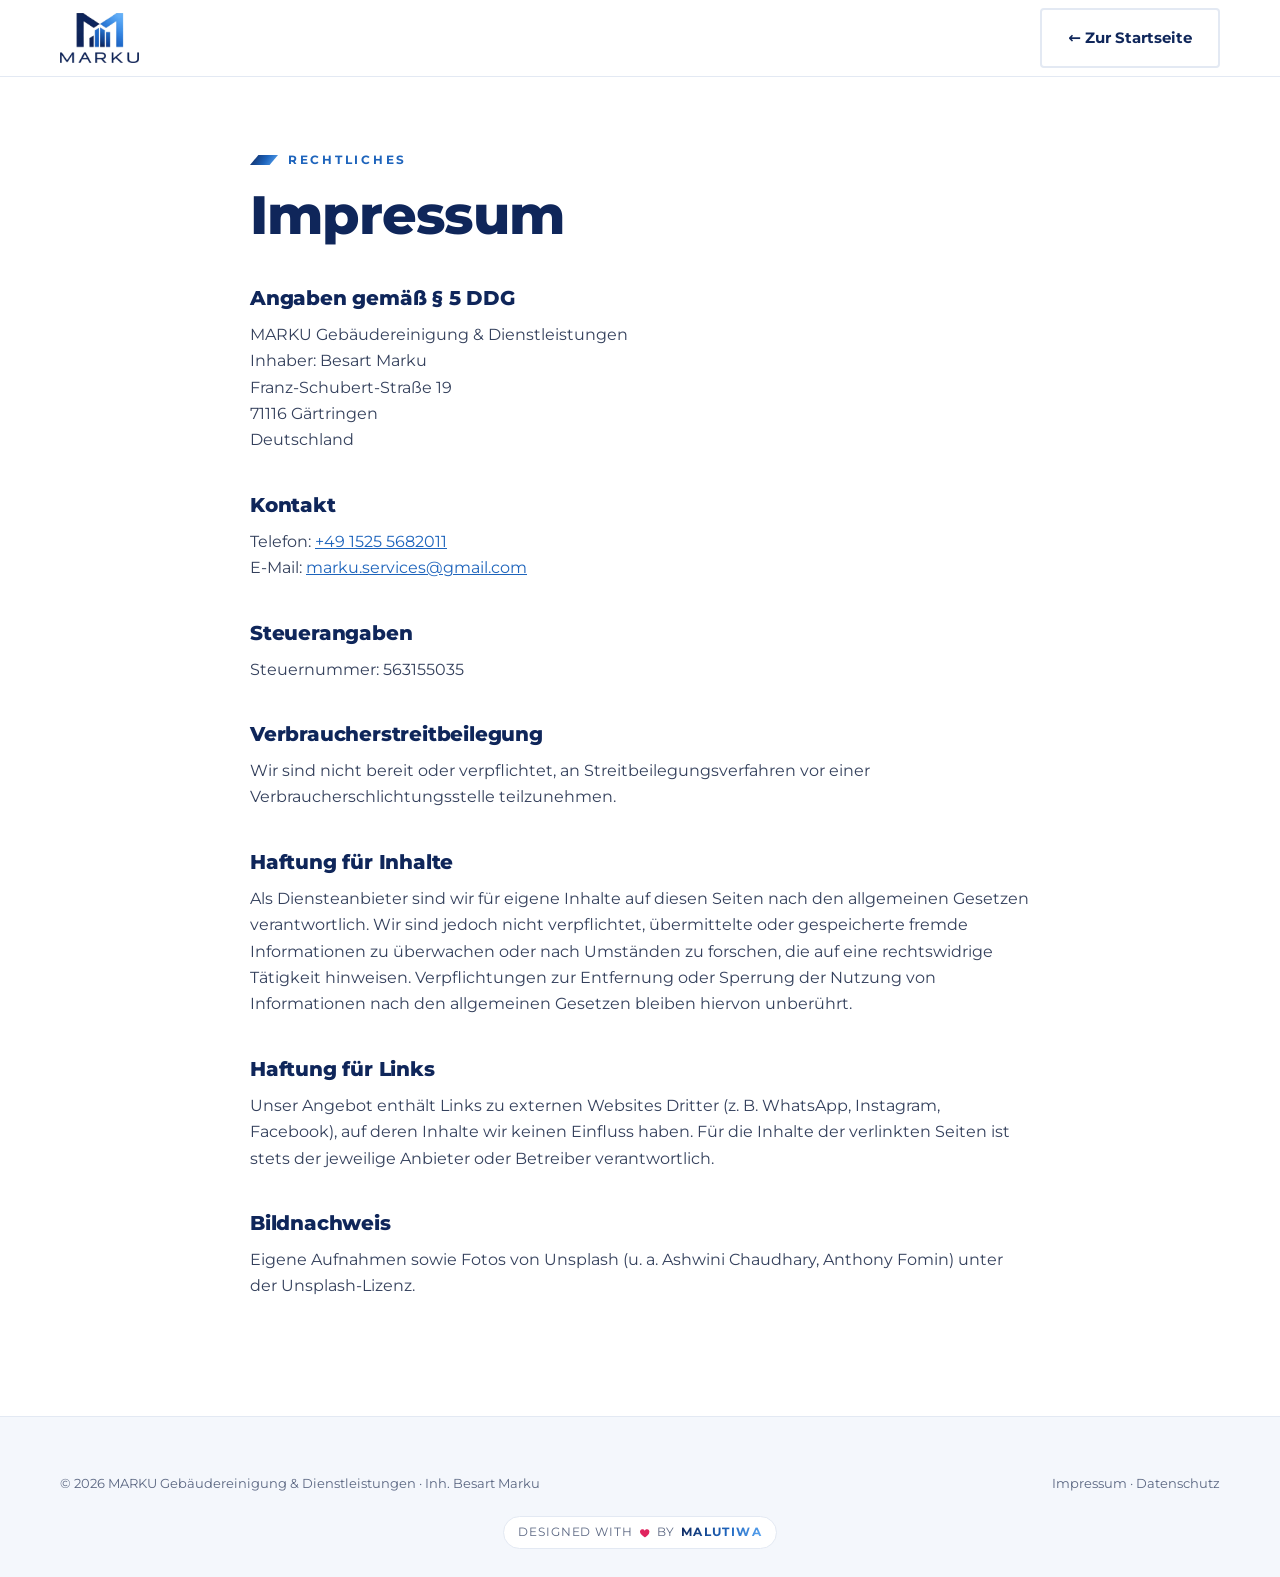
<file: impressum.html>
<!doctype html>
<html lang="de">
<head>
  <meta charset="utf-8">
  <meta name="viewport" content="width=device-width, initial-scale=1">
  <title>Impressum – MARKU Gebäudereinigung &amp; Dienstleistungen</title>
  <meta name="robots" content="noindex">
  <link rel="canonical" href="https://marku-gebaeudeservice.de/impressum.html">
  <link rel="icon" href="favicon.ico" sizes="any">
  <link rel="icon" type="image/png" sizes="32x32" href="assets/img/favicon-32.png">
  <link rel="apple-touch-icon" href="assets/img/apple-touch-icon.png">
  <link rel="stylesheet" href="assets/css/style.css?v=20261111">
</head>
<body>
<header class="header">
  <div class="container header__inner">
    <a class="brand" href="index.html"><img src="assets/img/logo-sm.png" alt="MARKU Gebäudereinigung &amp; Dienstleistungen" width="220" height="140"></a>
    <a class="btn btn--ghost" href="index.html">← Zur Startseite</a>
  </div>
</header>
<main class="legal"><div class="container">
<span class="eyebrow">Rechtliches</span>
<h1>Impressum</h1>
<h2>Angaben gemäß § 5 DDG</h2>
<p>MARKU Gebäudereinigung &amp; Dienstleistungen<br>
Inhaber: Besart Marku<br>
Franz-Schubert-Straße 19<br>
71116 Gärtringen<br>
Deutschland</p>

<h2>Kontakt</h2>
<p>Telefon: <a href="tel:+4915255682011">+49 1525 5682011</a><br>
E-Mail: <a href="mailto:marku.services@gmail.com">marku.services@gmail.com</a></p>

<h2>Steuerangaben</h2>
<p>Steuernummer: 563155035</p>

<h2>Verbraucherstreitbeilegung</h2>
<p>Wir sind nicht bereit oder verpflichtet, an Streitbeilegungsverfahren vor einer Verbraucherschlichtungsstelle teilzunehmen.</p>

<h2>Haftung für Inhalte</h2>
<p>Als Diensteanbieter sind wir für eigene Inhalte auf diesen Seiten nach den allgemeinen Gesetzen verantwortlich. Wir sind jedoch nicht verpflichtet, übermittelte oder gespeicherte fremde Informationen zu überwachen oder nach Umständen zu forschen, die auf eine rechtswidrige Tätigkeit hinweisen. Verpflichtungen zur Entfernung oder Sperrung der Nutzung von Informationen nach den allgemeinen Gesetzen bleiben hiervon unberührt.</p>

<h2>Haftung für Links</h2>
<p>Unser Angebot enthält Links zu externen Websites Dritter (z. B. WhatsApp, Instagram, Facebook), auf deren Inhalte wir keinen Einfluss haben. Für die Inhalte der verlinkten Seiten ist stets der jeweilige Anbieter oder Betreiber verantwortlich.</p>

<h2>Bildnachweis</h2>
<p>Eigene Aufnahmen sowie Fotos von Unsplash (u. a. Ashwini Chaudhary, Anthony Fomin) unter der Unsplash-Lizenz.</p>
</div></main>
<footer class="footer"><div class="container"><div class="footer__bottom" style="margin-top:0;border-top:0;padding-top:0">
<span>© 2026 MARKU Gebäudereinigung &amp; Dienstleistungen · Inh. Besart Marku</span>
<span><a href="impressum.html">Impressum</a> · <a href="datenschutz.html">Datenschutz</a></span>
</div>
<div class="credit"><a href="https://malutiwa.com" target="_blank" rel="noopener" aria-label="Webdesign von Malutiwa">Designed with <svg class="credit__heart" width="12" height="12" viewBox="0 0 24 24" aria-hidden="true"><path d="M12 21s-7.5-4.6-9.6-9.3C.9 8.3 3 4.5 6.7 4.5c2.1 0 3.6 1.1 4.3 2.4.2.3.6.3.8 0 .7-1.3 2.2-2.4 4.3-2.4 3.7 0 5.8 3.8 4.3 7.2C19.5 16.4 12 21 12 21z"/></svg> by <span class="credit__name">Malutiwa</span></a></div>
</div></footer>
</body>
</html>
</file>
<file: assets/css/style.css>
/* MARKU Gebäudereinigung & Dienstleistungen – Stylesheet
   Farben direkt aus dem Logo übernommen. */

@font-face {
  font-family: "Montserrat";
  src: url("../fonts/montserrat.woff2") format("woff2");
  font-weight: 400 800;
  font-style: normal;
  font-display: swap;
}

:root {
  --navy: #0f265a;
  --navy-2: #15377a;
  --blue: #1e64bc;
  --blue-2: #236fcf;
  --sky: #60acf7;
  --grad: linear-gradient(120deg, var(--navy) 0%, var(--blue) 55%, var(--sky) 100%);
  --ink: #142140;
  --muted: #5b6782;
  --line: #e3e9f3;
  --soft: #f4f7fc;
  --white: #ffffff;
  --wa: #25d366;
  --radius: 4px;
  --shadow: 0 18px 40px -22px rgba(15, 38, 90, .35);
  --max: 1200px;
  --slant: 14%;
}

*, *::before, *::after { box-sizing: border-box; }
html { scroll-behavior: smooth; scroll-padding-top: 84px; }
body {
  margin: 0;
  font-family: "Montserrat", system-ui, -apple-system, "Segoe UI", Arial, sans-serif;
  color: var(--ink);
  background: var(--white);
  line-height: 1.65;
  font-size: 16px;
  -webkit-font-smoothing: antialiased;
}
img { max-width: 100%; display: block; }
a { color: var(--blue); }
h1, h2, h3 { line-height: 1.15; margin: 0 0 .6em; color: var(--navy); }
h1 { font-size: clamp(2rem, 4.6vw, 3.4rem); font-weight: 800; letter-spacing: -.02em; }
h2 { font-size: clamp(1.6rem, 3.2vw, 2.4rem); font-weight: 800; letter-spacing: -.01em; }
h3 { font-size: 1.05rem; font-weight: 700; }
p { margin: 0 0 1em; }

.container { width: 100%; max-width: var(--max); margin: 0 auto; padding: 0 20px; }
.section { padding: clamp(64px, 9vw, 120px) 0; }
.section--soft { background: var(--soft); }

.eyebrow {
  display: inline-flex; align-items: center; gap: 10px;
  font-size: .78rem; font-weight: 700; letter-spacing: .22em; text-transform: uppercase;
  color: var(--blue); margin-bottom: 14px;
}
.eyebrow::before {
  content: ""; width: 28px; height: 10px; background: var(--grad);
  clip-path: polygon(30% 0, 100% 0, 70% 100%, 0 100%);
}
.lead { font-size: 1.1rem; color: var(--muted); max-width: 640px; }

/* ---------- Buttons ---------- */
.btn {
  display: inline-flex; align-items: center; justify-content: center; gap: 10px;
  padding: 15px 26px; border-radius: var(--radius); border: 2px solid transparent;
  font: inherit; font-weight: 700; font-size: .95rem; text-decoration: none; cursor: pointer;
  transition: transform .15s ease, box-shadow .15s ease, background .15s ease;
  white-space: nowrap;
}
.btn:hover { transform: translateY(-2px); }
.btn svg { width: 20px; height: 20px; flex: none; }
.btn--primary { background: var(--grad); color: #fff; box-shadow: var(--shadow); }
.btn--wa { background: var(--wa); color: #fff; }
.btn--ghost { background: #fff; color: var(--navy); border-color: var(--line); }
.btn--ghost:hover { border-color: var(--blue); }
.btn--block { width: 100%; }

/* ---------- Header ---------- */
.header {
  position: sticky; top: 0; z-index: 50;
  background: rgba(255, 255, 255, .94); backdrop-filter: saturate(1.4) blur(10px);
  border-bottom: 1px solid var(--line);
}
.header__inner { display: flex; align-items: center; justify-content: space-between; height: 76px; gap: 24px; }
.brand { display: flex; align-items: center; text-decoration: none; }
.brand img { height: 50px; width: auto; }
.nav { display: flex; align-items: center; gap: 28px; }
.nav a { color: var(--ink); text-decoration: none; font-weight: 600; font-size: .92rem; }
.nav a:hover { color: var(--blue); }
.nav .btn { color: #fff; padding: 11px 18px; }
.nav-toggle { display: none; background: none; border: 0; padding: 8px; cursor: pointer; }
.nav-toggle span { display: block; width: 26px; height: 2px; background: var(--navy); margin: 6px 0; transition: .2s; }

/* ---------- Hero ---------- */
.hero { position: relative; overflow: hidden; }
.hero__grid { display: grid; grid-template-columns: 1.05fr 1fr; min-height: min(84vh, 760px); }
.hero__text { display: flex; flex-direction: column; justify-content: center; padding: 64px 40px 64px 0; position: relative; z-index: 2; }
.hero__text .lead { margin-bottom: 30px; }
.hero__actions { display: flex; flex-wrap: wrap; gap: 12px; }
.hero__media { position: relative; }
.hero__media > img {
  position: absolute; inset: 0; width: 100%; height: 100%; object-fit: cover;
  clip-path: polygon(var(--slant) 0, 100% 0, 100% 100%, 0 100%);
}
.hero__media::before {
  content: ""; position: absolute; top: 0; bottom: 0; left: -10px; width: 24%; z-index: 1;
  background: var(--grad); opacity: .95;
  clip-path: polygon(58% 0, 66% 0, 8% 100%, 0 100%);
}
.hero__badge {
  position: absolute; left: 4%; bottom: 40px; z-index: 2;
  background: #fff; padding: 18px 22px; border-radius: var(--radius); box-shadow: var(--shadow);
  display: flex; align-items: center; gap: 14px; max-width: 290px;
}
.hero__badge img { width: 44px; }
.hero__badge strong { display: block; color: var(--navy); font-size: .95rem; }
.hero__badge span { font-size: .82rem; color: var(--muted); }
.hero__wrap { position: relative; }
.hero__full { position: absolute; top: 0; bottom: 0; left: 50%; right: calc((100% - 100vw) / 2); }

/* ---------- Werte-Leiste ---------- */
.values { background: var(--navy); color: #fff; position: relative; }
.values__grid { display: grid; grid-template-columns: repeat(4, 1fr); }
.value { padding: 30px 24px; display: flex; gap: 14px; align-items: flex-start; border-left: 1px solid rgba(255, 255, 255, .12); }
.value:first-child { border-left: 0; padding-left: 0; }
.value svg { width: 30px; height: 30px; color: var(--sky); flex: none; }
.value strong { display: block; font-size: 1rem; }
.value span { font-size: .85rem; color: #b9c8e6; }

/* ---------- Split ---------- */
.split { display: grid; grid-template-columns: 1fr 1fr; gap: clamp(32px, 6vw, 80px); align-items: center; }
.split--reverse .split__media { order: 2; }
.slant-img { position: relative; }
.slant-img img { width: 100%; height: 100%; object-fit: cover; aspect-ratio: 4 / 5; clip-path: polygon(0 0, 100% 0, 100% 100%, 0 100%, 0 0); }
.slant-img--left img { clip-path: polygon(var(--slant) 0, 100% 0, 100% 100%, 0 100%); }
.slant-img--right img { clip-path: polygon(0 0, 100% 0, calc(100% - var(--slant)) 100%, 0 100%); }
.slant-img::after {
  content: ""; position: absolute; width: 38%; height: 14px; background: var(--grad);
  bottom: -7px; right: 0; clip-path: polygon(6% 0, 100% 0, 94% 100%, 0 100%);
}
.check-list { list-style: none; padding: 0; margin: 24px 0 0; display: grid; gap: 10px; }
.check-list li { display: flex; gap: 12px; align-items: flex-start; font-weight: 600; }
.check-list li::before {
  content: ""; flex: none; width: 20px; height: 20px; margin-top: 3px; border-radius: 50%;
  background: var(--blue) url("data:image/svg+xml,%3Csvg xmlns='http://www.w3.org/2000/svg' viewBox='0 0 24 24' fill='none' stroke='white' stroke-width='3' stroke-linecap='round' stroke-linejoin='round'%3E%3Cpath d='M5 12l5 5L19 7'/%3E%3C/svg%3E") center / 12px no-repeat;
}

/* ---------- Leistungen ---------- */
.section-head { display: flex; justify-content: space-between; align-items: flex-end; gap: 32px; margin-bottom: 48px; flex-wrap: wrap; }
.section-head .lead { margin: 0; }
.cards { display: grid; grid-template-columns: repeat(auto-fill, minmax(260px, 1fr)); gap: 18px; }
.card {
  background: #fff; border: 1px solid var(--line); border-radius: var(--radius);
  padding: 26px 24px 24px; position: relative; overflow: hidden;
  transition: border-color .2s, box-shadow .2s, transform .2s;
}
.card::before {
  content: ""; position: absolute; top: 0; left: 0; height: 4px; width: 56px; background: var(--grad);
  clip-path: polygon(0 0, 100% 0, 88% 100%, 0 100%); transition: width .3s;
}
.card:hover { border-color: #c8d7ef; box-shadow: var(--shadow); transform: translateY(-3px); }
.card:hover::before { width: 100%; }
.card__num { font-size: .75rem; font-weight: 800; color: var(--sky); letter-spacing: .1em; }
.card h3 { margin: 6px 0 8px; }
.card p { margin: 0; color: var(--muted); font-size: .92rem; }

/* ---------- Bild-Banner ---------- */
.banner { position: relative; min-height: 460px; display: grid; place-items: center; color: #fff; text-align: center; overflow: hidden; }
.banner img { position: absolute; inset: 0; width: 100%; height: 100%; object-fit: cover; }
.banner::before { content: ""; position: absolute; inset: 0; background: linear-gradient(120deg, rgba(15, 38, 90, .92), rgba(30, 100, 188, .72) 60%, rgba(96, 172, 247, .45)); z-index: 1; }
.banner--slant { clip-path: polygon(0 7%, 100% 0, 100% 93%, 0 100%); margin: -40px 0; }
.banner__inner { position: relative; z-index: 2; max-width: 820px; padding: 90px 20px; }
.banner h2 { color: #fff; font-size: clamp(1.7rem, 3.8vw, 2.8rem); }
.banner p { color: #dbe7fb; font-size: 1.1rem; }

/* ---------- Collage ---------- */
.collage { display: grid; grid-template-columns: 1.2fr 1fr; grid-template-rows: 1fr 1fr; gap: 14px; height: 560px; }
.collage img { width: 100%; height: 100%; object-fit: cover; }
.collage img:first-child { grid-row: span 2; clip-path: polygon(0 0, 100% 0, 100% 100%, 0 100%); clip-path: polygon(var(--slant) 0, 100% 0, 100% 100%, 0 100%); }
.collage img:nth-child(3) { clip-path: polygon(0 0, 100% 0, calc(100% - 18%) 100%, 0 100%); }

.mini-list { display: grid; grid-template-columns: 1fr 1fr; gap: 22px 28px; margin-top: 30px; }
.mini-list h3 { display: flex; gap: 10px; align-items: center; margin-bottom: 4px; font-size: .98rem; }
.mini-list h3::before { content: ""; width: 14px; height: 8px; background: var(--grad); clip-path: polygon(30% 0, 100% 0, 70% 100%, 0 100%); flex: none; }
.mini-list p { color: var(--muted); font-size: .9rem; margin: 0; }

/* ---------- Galerie ---------- */
.gallery { display: grid; grid-template-columns: repeat(4, 1fr); grid-auto-rows: 240px; gap: 14px; }
.gallery figure { margin: 0; position: relative; overflow: hidden; border-radius: var(--radius); cursor: zoom-in; }
.gallery img { width: 100%; height: 100%; object-fit: cover; transition: transform .6s ease; }
.gallery figure:hover img { transform: scale(1.05); }
.gallery figcaption {
  position: absolute; left: 0; bottom: 0; padding: 10px 26px 10px 16px; background: var(--navy); color: #fff;
  font-size: .8rem; font-weight: 600; clip-path: polygon(0 0, 100% 0, calc(100% - 14px) 100%, 0 100%);
}
.g-wide { grid-column: span 2; }
.g-tall { grid-row: span 2; }
.g-big { grid-column: span 2; grid-row: span 2; }

.lightbox { position: fixed; inset: 0; background: rgba(10, 20, 45, .92); z-index: 100; display: none; place-items: center; padding: 24px; }
.lightbox.open { display: grid; }
.lightbox img { max-height: 88vh; max-width: 100%; border-radius: var(--radius); }
.lightbox button { position: absolute; top: 16px; right: 20px; background: none; border: 0; color: #fff; font-size: 2.4rem; cursor: pointer; line-height: 1; }

/* ---------- Kontakt ---------- */
.contact { display: grid; grid-template-columns: 1fr 1.15fr; gap: clamp(28px, 5vw, 64px); align-items: start; }
.claudia {
  background: var(--grad); color: #fff; border-radius: var(--radius); padding: 34px 30px; position: relative; overflow: hidden;
}
.claudia::after {
  content: ""; position: absolute; right: -40px; top: -20px; width: 180px; height: 260px;
  background: rgba(255, 255, 255, .08); clip-path: polygon(40% 0, 100% 0, 60% 100%, 0 100%);
}
.claudia .eyebrow { color: #cfe3ff; }
.claudia .eyebrow::before { background: #fff; }
.claudia h3 { color: #fff; font-size: 1.5rem; margin-bottom: 6px; }
.claudia p { color: #dce9fd; margin-bottom: 20px; }
.claudia__tel { display: block; font-size: clamp(1.5rem, 3vw, 2rem); font-weight: 800; color: #fff; text-decoration: none; margin-bottom: 20px; letter-spacing: .01em; }
.claudia__actions { display: flex; flex-wrap: wrap; gap: 10px; position: relative; z-index: 1; }
.claudia .btn--ghost { border-color: transparent; }

.info-list { list-style: none; padding: 0; margin: 26px 0 0; display: grid; gap: 4px; }
.info-list li { display: flex; gap: 16px; align-items: flex-start; padding: 16px 0; border-bottom: 1px solid var(--line); }
.info-list svg { width: 22px; height: 22px; color: var(--blue); flex: none; margin-top: 2px; }
.info-list small { display: block; color: var(--muted); font-size: .78rem; text-transform: uppercase; letter-spacing: .12em; font-weight: 700; }
.info-list a { color: var(--ink); font-weight: 600; text-decoration: none; }
.info-list a:hover { color: var(--blue); }

.form { background: #fff; border: 1px solid var(--line); border-radius: var(--radius); padding: clamp(24px, 4vw, 40px); box-shadow: var(--shadow); }
.form h3 { font-size: 1.4rem; margin-bottom: 4px; }
.form > p { color: var(--muted); font-size: .92rem; margin-bottom: 24px; }
.form__row { display: grid; grid-template-columns: 1fr 1fr; gap: 14px; }
.field { display: flex; flex-direction: column; gap: 6px; margin-bottom: 14px; }
.field label { font-size: .8rem; font-weight: 700; color: var(--navy); }
.field input, .field select, .field textarea {
  font: inherit; font-size: .95rem; color: var(--ink); padding: 13px 14px;
  border: 1px solid #d3ddeb; border-radius: var(--radius); background: var(--soft); width: 100%;
}
.field textarea { min-height: 130px; resize: vertical; }
.field input:focus, .field select:focus, .field textarea:focus { outline: 2px solid var(--sky); outline-offset: 0; border-color: var(--blue); background: #fff; }
.consent { display: flex; gap: 10px; font-size: .82rem; color: var(--muted); margin: 6px 0 20px; align-items: flex-start; }
.consent input { margin-top: 4px; accent-color: var(--blue); }
.form__actions { display: grid; grid-template-columns: 1fr 1fr; gap: 12px; }
.form__note { font-size: .78rem; color: var(--muted); margin: 14px 0 0; text-align: center; }
.form__error { color: #c0392b; font-size: .85rem; font-weight: 600; margin: 0 0 12px; display: none; }
.form__success { color: #1d7a46; background: #e9f7ef; border: 1px solid #bfe5cf; border-radius: var(--radius); padding: 12px 14px; font-size: .9rem; font-weight: 600; margin: 0 0 12px; display: none; }
.form__hp { position: absolute; left: -9999px; width: 1px; height: 1px; overflow: hidden; }
.form button[disabled] { opacity: .65; cursor: wait; }

/* ---------- Footer ---------- */
.footer { background: var(--soft); border-top: 1px solid var(--line); padding: 56px 0 28px; font-size: .9rem; color: var(--muted); }
.footer__grid { display: grid; grid-template-columns: 1.4fr 1fr 1fr 1fr; gap: 32px; }
.footer img { height: 54px; width: auto; margin-bottom: 14px; }
.footer h4 { color: var(--navy); font-size: .85rem; text-transform: uppercase; letter-spacing: .14em; margin: 6px 0 14px; }
.footer ul { list-style: none; padding: 0; margin: 0; display: grid; gap: 8px; }
.footer a { color: var(--muted); text-decoration: none; }
.footer a:hover { color: var(--blue); }
.footer__bottom { margin-top: 40px; padding-top: 22px; border-top: 1px solid var(--line); display: flex; justify-content: space-between; gap: 16px; flex-wrap: wrap; font-size: .82rem; }

/* ---------- Mobile Aktionsleiste ---------- */
/* Signatur Webdesign */
.credit { margin-top: 22px; display: flex; justify-content: center; }
.credit a {
  display: inline-flex; align-items: center; gap: 6px; padding: 6px 14px; border: 1px solid var(--line); border-radius: 999px;
  background: var(--white); color: var(--muted); font-size: .72rem; letter-spacing: .08em; text-transform: uppercase;
  transition: border-color .25s, box-shadow .25s, color .25s;
}
.credit a:hover { color: var(--navy); border-color: var(--sky); box-shadow: var(--shadow); }
.credit__heart { width: 12px; height: 12px; fill: #e0245e; transform-origin: center; }
.credit a:hover .credit__heart { animation: credit-beat 1s ease-in-out infinite; }
.credit__name { font-weight: 700; letter-spacing: .12em; background: var(--grad); -webkit-background-clip: text; background-clip: text; color: transparent; }
@keyframes credit-beat { 0%, 100% { transform: scale(1); } 15% { transform: scale(1.25); } 30% { transform: scale(1); } 45% { transform: scale(1.15); } }
@media (prefers-reduced-motion: reduce) { .credit a:hover .credit__heart { animation: none; } }

.mobile-bar { display: none; }

/* ---------- Rechtliches ---------- */
.legal { padding: 70px 0 100px; }
.legal .container { max-width: 820px; }
.legal h2 { font-size: 1.25rem; margin-top: 2em; }
.legal p, .legal li { color: #34405c; }
.todo { background: #fff6d6; border-left: 4px solid #e6b400; padding: 2px 6px; }

/* ---------- Animation ---------- */
.reveal { opacity: 0; transform: translateY(24px); transition: opacity .7s ease, transform .7s ease; }
.reveal.in { opacity: 1; transform: none; }
@media (prefers-reduced-motion: reduce) { .reveal { opacity: 1; transform: none; transition: none; } html { scroll-behavior: auto; } }

/* ---------- Responsive ---------- */
@media (max-width: 980px) {
  .nav { position: fixed; inset: 76px 0 auto 0; background: #fff; flex-direction: column; align-items: stretch; gap: 0; padding: 8px 20px 20px; border-bottom: 1px solid var(--line); transform: translateY(-120%); transition: transform .25s ease, visibility .25s; z-index: -1; visibility: hidden; }
  .nav.open { transform: none; visibility: visible; }
  .nav a { padding: 14px 0; border-bottom: 1px solid var(--line); }
  .nav .btn { margin-top: 14px; border: 0; }
  .nav-toggle { display: block; }
  .hero__grid { grid-template-columns: 1fr; min-height: 0; }
  .hero__text { padding: 48px 0 36px; }
  .hero__full { position: relative; left: auto; right: auto; height: 420px; margin: 0 -20px; }
  .hero__media::before { display: none; }
  .hero__media > img { clip-path: polygon(0 10%, 100% 0, 100% 100%, 0 100%); }
  .values__grid { grid-template-columns: 1fr 1fr; }
  .value { padding: 22px 12px; border-left: 0; }
  .value:first-child { padding-left: 12px; }
  .split, .contact { grid-template-columns: 1fr; }
  .split--reverse .split__media { order: 0; }
  .slant-img img { aspect-ratio: 16 / 11; }
  .gallery { grid-template-columns: repeat(2, 1fr); grid-auto-rows: 200px; }
  .g-big { grid-column: span 2; }
  .footer__grid { grid-template-columns: 1fr 1fr; }
  .collage { height: 440px; }
}
@media (max-width: 640px) {
  body { padding-bottom: 68px; }
  .container { padding: 0 16px; }
  .hero__full { margin: 0 -16px; height: 340px; }
  .brand img { height: 42px; }
  .values__grid { grid-template-columns: 1fr 1fr; }
  .value { flex-direction: column; gap: 8px; }
  .mini-list, .form__row, .form__actions { grid-template-columns: 1fr; }
  .gallery { grid-auto-rows: 160px; gap: 8px; }
  .g-tall { grid-row: span 1; }
  .collage { height: 360px; gap: 8px; }
  .footer__grid { grid-template-columns: 1fr; }
  .banner { min-height: 380px; }
  .hero__badge { display: none; }
  .mobile-bar {
    display: grid; grid-template-columns: 1fr 1fr; position: fixed; left: 0; right: 0; bottom: 0; z-index: 60;
    box-shadow: 0 -6px 20px rgba(15, 38, 90, .15);
  }
  .mobile-bar a { display: flex; align-items: center; justify-content: center; gap: 8px; height: 60px; color: #fff; font-weight: 700; text-decoration: none; font-size: .95rem; }
  .mobile-bar a:first-child { background: var(--grad); }
  .mobile-bar a:last-child { background: var(--wa); }
  .mobile-bar svg { width: 20px; height: 20px; }
}

/* ---------- Reinigungs-Details: Seifenblasen & Glanz ---------- */
.bubbles { position: absolute; inset: 0; pointer-events: none; z-index: 1; overflow: hidden; }
.bubbles i {
  position: absolute; bottom: -60px; border-radius: 50%;
  background: radial-gradient(circle at 32% 28%, rgba(255,255,255,.95) 0 8%, rgba(255,255,255,0) 22%),
              radial-gradient(circle at 50% 50%, rgba(96,172,247,0) 58%, rgba(96,172,247,.35) 72%, rgba(30,100,188,.22) 100%);
  border: 1px solid rgba(96,172,247,.35);
  animation: bubble 14s linear infinite;
}
.bubbles i:nth-child(1) { left: 4%;  width: 26px; height: 26px; animation-delay: 0s; }
.bubbles i:nth-child(2) { left: 14%; width: 14px; height: 14px; animation-delay: 3s; animation-duration: 11s; }
.bubbles i:nth-child(3) { left: 28%; width: 34px; height: 34px; animation-delay: 6s; animation-duration: 17s; }
.bubbles i:nth-child(4) { left: 39%; width: 18px; height: 18px; animation-delay: 1.5s; }
.bubbles i:nth-child(5) { left: 47%; width: 22px; height: 22px; animation-delay: 8s; animation-duration: 12s; }
.bubbles i:nth-child(6) { left: 9%;  width: 40px; height: 40px; animation-delay: 10s; animation-duration: 19s; }
.bubbles i:nth-child(7) { left: 33%; width: 12px; height: 12px; animation-delay: 4.5s; animation-duration: 10s; }
.bubbles i:nth-child(8) { left: 22%; width: 20px; height: 20px; animation-delay: 12s; }
.bubbles i:nth-child(9) { left: 44%; width: 30px; height: 30px; animation-delay: 15s; animation-duration: 16s; }
@keyframes bubble {
  0%   { transform: translate(0, 0) scale(.7); opacity: 0; }
  10%  { opacity: .9; }
  50%  { transform: translate(24px, -45vh) scale(1); }
  90%  { opacity: .8; }
  100% { transform: translate(-12px, -92vh) scale(1.08); opacity: 0; }
}
.sparkle { position: absolute; width: 26px; height: 26px; z-index: 2; pointer-events: none; animation: glint 4.5s ease-in-out infinite; }
.sparkle::before, .sparkle::after { content: ""; position: absolute; inset: 0; margin: auto; background: #fff; border-radius: 2px; box-shadow: 0 0 12px 2px rgba(255,255,255,.8); }
.sparkle::before { width: 3px; height: 100%; }
.sparkle::after  { width: 100%; height: 3px; }
.sparkle--2 { animation-delay: 1.5s; transform: scale(.7); }
.sparkle--3 { animation-delay: 3s; }
@keyframes glint { 0%, 70%, 100% { opacity: 0; transform: scale(.3) rotate(0); } 80% { opacity: 1; transform: scale(1) rotate(45deg); } }

/* ---------- Fenster-Wisch-Demo ---------- */
.wipe {
  position: relative; aspect-ratio: 4 / 3; overflow: hidden; border-radius: var(--radius);
  box-shadow: var(--shadow), inset 0 0 0 10px #fff; touch-action: none; user-select: none; cursor: grab;
  border: 10px solid #fff; outline: 1px solid var(--line);
}
.wipe > img, .wipe canvas { position: absolute; inset: 0; width: 100%; height: 100%; object-fit: cover; }
.wipe::after { /* Fensterkreuz */
  content: ""; position: absolute; inset: 0; pointer-events: none;
  background: linear-gradient(#fff, #fff) center / 8px 100% no-repeat;
  opacity: 0; 
}
.squeegee { position: absolute; left: 0; top: 0; width: 26%; pointer-events: none; z-index: 3; opacity: 0; transition: opacity .3s; filter: drop-shadow(0 6px 8px rgba(0,0,0,.35)); }
.squeegee svg { width: 100%; display: block; overflow: visible; }
.wipe.is-auto .squeegee { opacity: 1; }
.wipe__hud {
  position: absolute; left: 14px; right: 14px; bottom: 14px; z-index: 4; display: flex; align-items: center; gap: 12px;
  background: rgba(255,255,255,.92); border-radius: var(--radius); padding: 10px 14px; font-size: .82rem; font-weight: 600; color: var(--navy);
}
.wipe__hint { flex: 1; }
.wipe__meter { width: 90px; height: 6px; background: var(--line); border-radius: 3px; overflow: hidden; }
.wipe__meter b { display: block; height: 100%; width: 0; background: var(--grad); transition: width .2s; }
.wipe__pct { min-width: 38px; text-align: right; }
.wipe__done {
  position: absolute; top: 16px; left: 50%; transform: translate(-50%, -20px); z-index: 4; opacity: 0; pointer-events: none;
  display: flex; align-items: center; gap: 14px; background: var(--navy); color: #fff; padding: 8px 8px 8px 18px; border-radius: var(--radius);
  transition: opacity .4s, transform .4s; white-space: nowrap;
}
.wipe__done .btn { padding: 8px 14px; font-size: .82rem; }
.wipe.is-done .wipe__done { opacity: 1; transform: translate(-50%, 0); pointer-events: auto; }

.steps { list-style: none; padding: 0; margin: 26px 0 0; display: grid; gap: 18px; counter-reset: s; }
.steps li { display: flex; gap: 16px; align-items: flex-start; }
.steps b {
  flex: none; width: 44px; height: 44px; display: grid; place-items: center; color: #fff; font-size: 1.05rem;
  background: var(--grad); clip-path: polygon(18% 0, 100% 0, 82% 100%, 0 100%);
}
.steps h3 { margin: 2px 0 2px; }
.steps p { margin: 0; color: var(--muted); font-size: .92rem; }

@media (prefers-reduced-motion: reduce) { .bubbles, .sparkle { display: none; } }
@media (max-width: 640px) { .wipe { aspect-ratio: 1 / 1; border-width: 6px; } .wipe__hint { font-size: .74rem; } .wipe__meter { width: 56px; } }

/* Hero-Titel im Stil von Entwurf 2 (Systemschrift, tiefes Schwarz) */
.hero__title {
  font-family: -apple-system, BlinkMacSystemFont, "SF Pro Display", "Helvetica Neue", "Segoe UI", Roboto, Arial, sans-serif;
  color: #1d1d1f;
  font-size: clamp(2.4rem, 4.6vw, 3.9rem);
  font-weight: 700;
  line-height: 1.05;
  letter-spacing: -.035em;
  -webkit-font-smoothing: antialiased;
}

/* Social-Links als klare Buttons */
.info-list .social { display: flex; flex-wrap: wrap; gap: 10px; margin-top: 8px; }
.info-list a.social__btn {
  display: inline-flex; align-items: center; gap: 8px; padding: 9px 16px; border-radius: 4px;
  border: 1.5px solid var(--blue); color: var(--blue); font-weight: 700; font-size: .9rem; text-decoration: none;
  transition: background .2s, color .2s;
}
.info-list a.social__btn svg { width: 18px; height: 18px; margin: 0; color: inherit; flex: none; }
.info-list a.social__btn::after { content: "↗"; font-weight: 700; }
.info-list a.social__btn:hover { background: var(--blue); color: #fff; }
</file>
<file: assets/css/clarity.css>
/* Scroll-Szene „Klarheit“: Bild wird beim Scrollen klar (ohne künstliche Schmutzeffekte) */
.clarity { position: relative; height: 320vh; background: #000; --p: 0; }
.clarity__sticky { position: sticky; top: 0; height: 100vh; height: 100svh; overflow: hidden; display: grid; place-items: center; }
.clarity__media { position: absolute; inset: 0; transform: scale(calc(1.12 - var(--p) * .12)); will-change: transform; }
.clarity__media img {
  width: 100%; height: 100%; object-fit: cover; display: block;
  filter: blur(calc((1 - var(--p)) * 14px)) saturate(calc(.35 + var(--p) * .75)) brightness(calc(.78 + var(--p) * .22)) contrast(calc(.8 + var(--p) * .2));
  will-change: filter;
}
.clarity__haze { position: absolute; inset: 0; pointer-events: none;
  background: radial-gradient(120% 90% at 50% 40%, rgba(205,210,215,.55), rgba(120,128,140,.55));
  opacity: calc(1 - var(--p) * 1.15); }
.clarity__sheen { position: absolute; top: -20%; bottom: -20%; width: 38%; left: 0; pointer-events: none; mix-blend-mode: screen;
  background: linear-gradient(100deg, rgba(255,255,255,0) 0%, rgba(255,255,255,.28) 45%, rgba(255,255,255,.5) 50%, rgba(255,255,255,.28) 55%, rgba(255,255,255,0) 100%);
  transform: translateX(calc(-120% + var(--p) * 420%)) skewX(-14deg); opacity: calc(var(--p) * 1.6); }
.clarity__scrim { position: absolute; inset: 0; pointer-events: none;
  background: radial-gradient(70% 55% at 50% 48%, rgba(0,0,0,calc(.12 + var(--p) * .3)), rgba(0,0,0,0) 75%), linear-gradient(180deg, rgba(0,0,0,.25), rgba(0,0,0,.1) 40%, rgba(0,0,0,.4)); }
.clarity__text { position: relative; z-index: 2; text-align: center; color: #fff; padding: 0 22px; width: 100%; max-width: 980px; }
.clarity__eyebrow { display: block; font-size: 17px; font-weight: 600; color: rgba(255,255,255,.8); margin-bottom: 14px; letter-spacing: -.01em; }
.clarity__words { color: #fff; margin: 0; position: relative; height: 1.1em; font-size: clamp(48px, 10vw, 128px); font-weight: 700; letter-spacing: -.045em; line-height: 1.05; }
.clarity__words span { position: absolute; inset: 0; opacity: 0; transform: translateY(.18em); transition: opacity .6s cubic-bezier(.28,.11,.32,1), transform .6s cubic-bezier(.28,.11,.32,1); text-shadow: 0 4px 40px rgba(0,0,0,.25); }
.clarity__words span.on { opacity: 1; transform: none; }
.clarity__words span.dim { color: rgba(255,255,255,.92); }
.clarity__sub { text-shadow: 0 2px 20px rgba(0,0,0,.4); margin: 26px auto 0; max-width: 620px; font-size: clamp(18px, 2vw, 22px); line-height: 1.4; color: rgba(255,255,255,.88); opacity: 0; transform: translateY(14px); transition: opacity .7s cubic-bezier(.28,.11,.32,1), transform .7s cubic-bezier(.28,.11,.32,1); }
.clarity__cta { margin-top: 28px; opacity: 0; transform: translateY(14px); transition: opacity .7s .1s cubic-bezier(.28,.11,.32,1), transform .7s .1s cubic-bezier(.28,.11,.32,1); }
.clarity.is-clear .clarity__sub, .clarity.is-clear .clarity__cta { opacity: 1; transform: none; }
.clarity__cta a { display: inline-flex; align-items: center; min-height: 48px; padding: 0 26px; border-radius: 980px; background: #fff; color: #0f265a; font-weight: 600; font-size: 17px; text-decoration: none; transition: transform .2s; }
.clarity__cta a:hover { transform: scale(1.03); }
.clarity__progress { position: absolute; left: 50%; bottom: 28px; transform: translateX(-50%); z-index: 2; display: flex; gap: 8px; }
.clarity__progress i { width: 8px; height: 8px; border-radius: 50%; background: rgba(255,255,255,.35); transition: background .3s, width .3s; }
.clarity__progress i.on { background: #fff; width: 22px; border-radius: 4px; }

@media (prefers-reduced-motion: reduce) {
  .clarity { height: auto; --p: 1; }
  .clarity__sticky { position: relative; height: 80vh; }
  .clarity__words span { transition: none; }
  .clarity__progress { display: none; }
}
</file>
